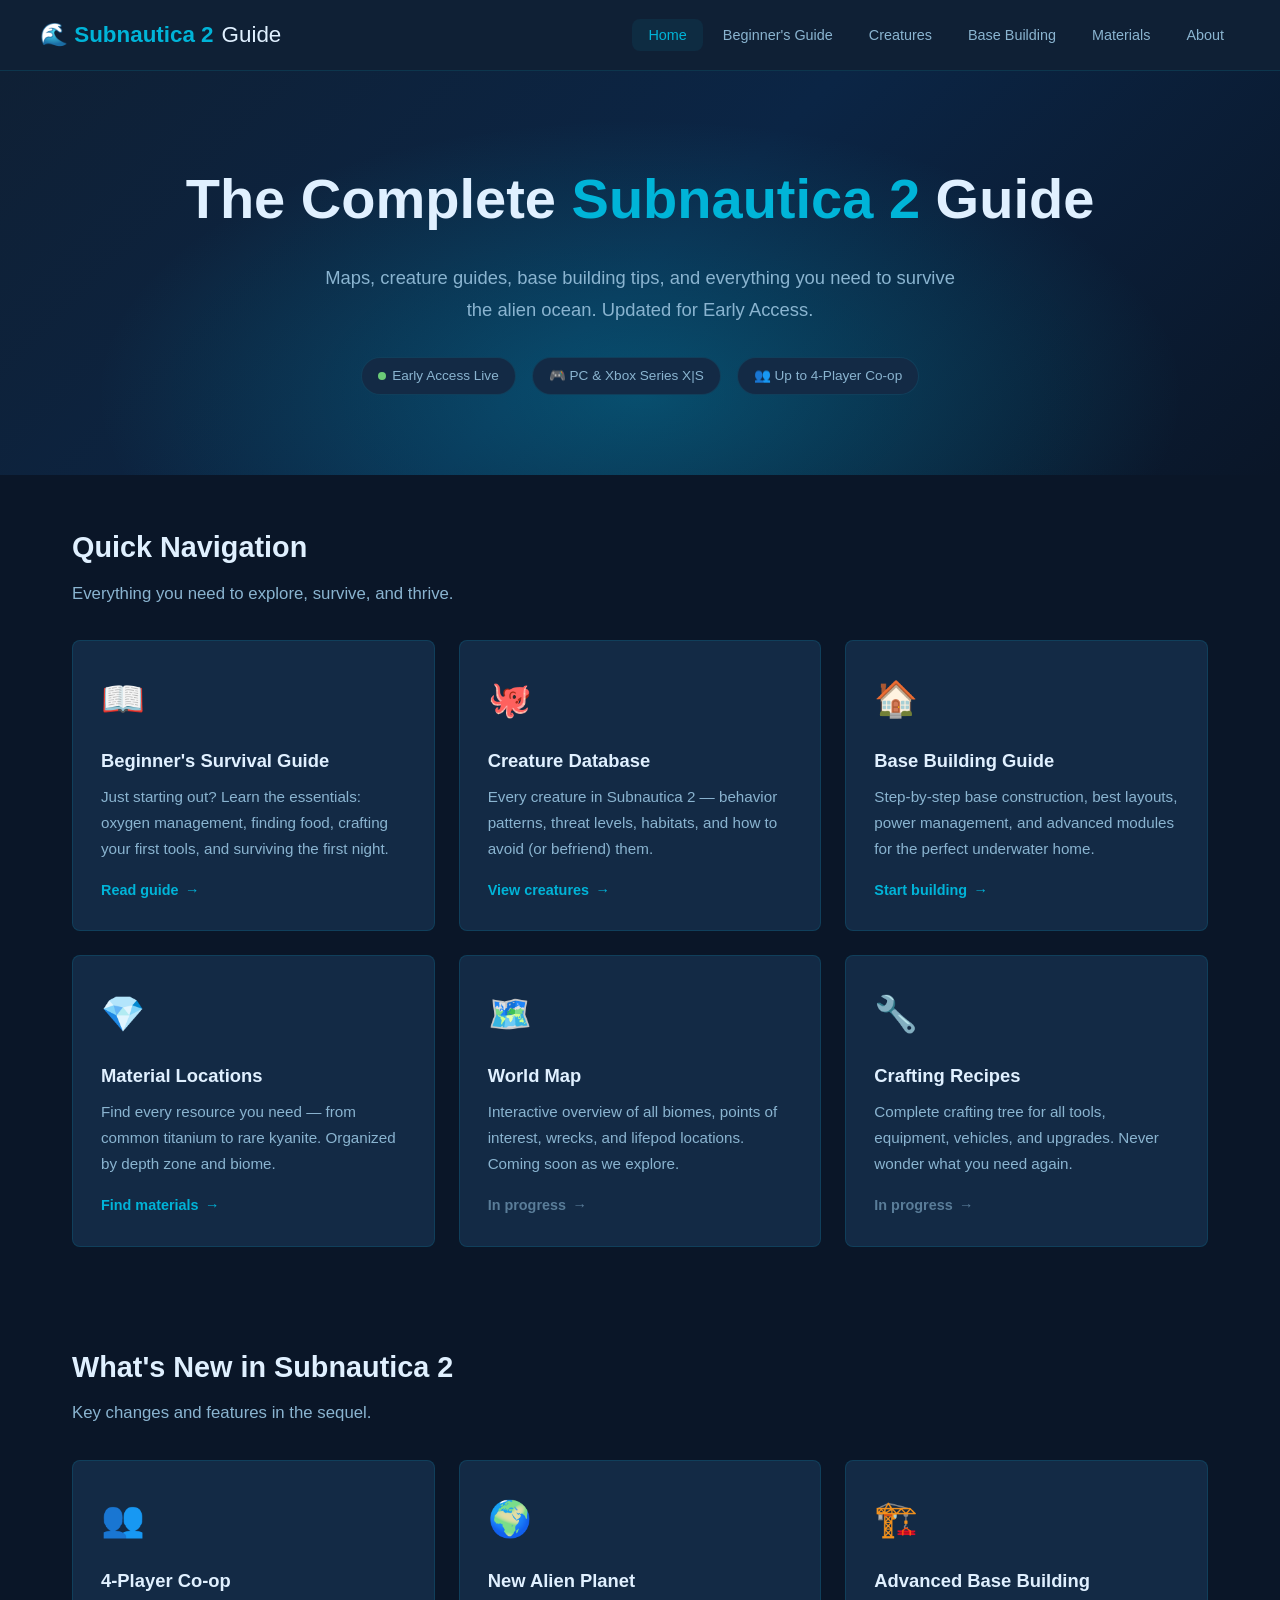
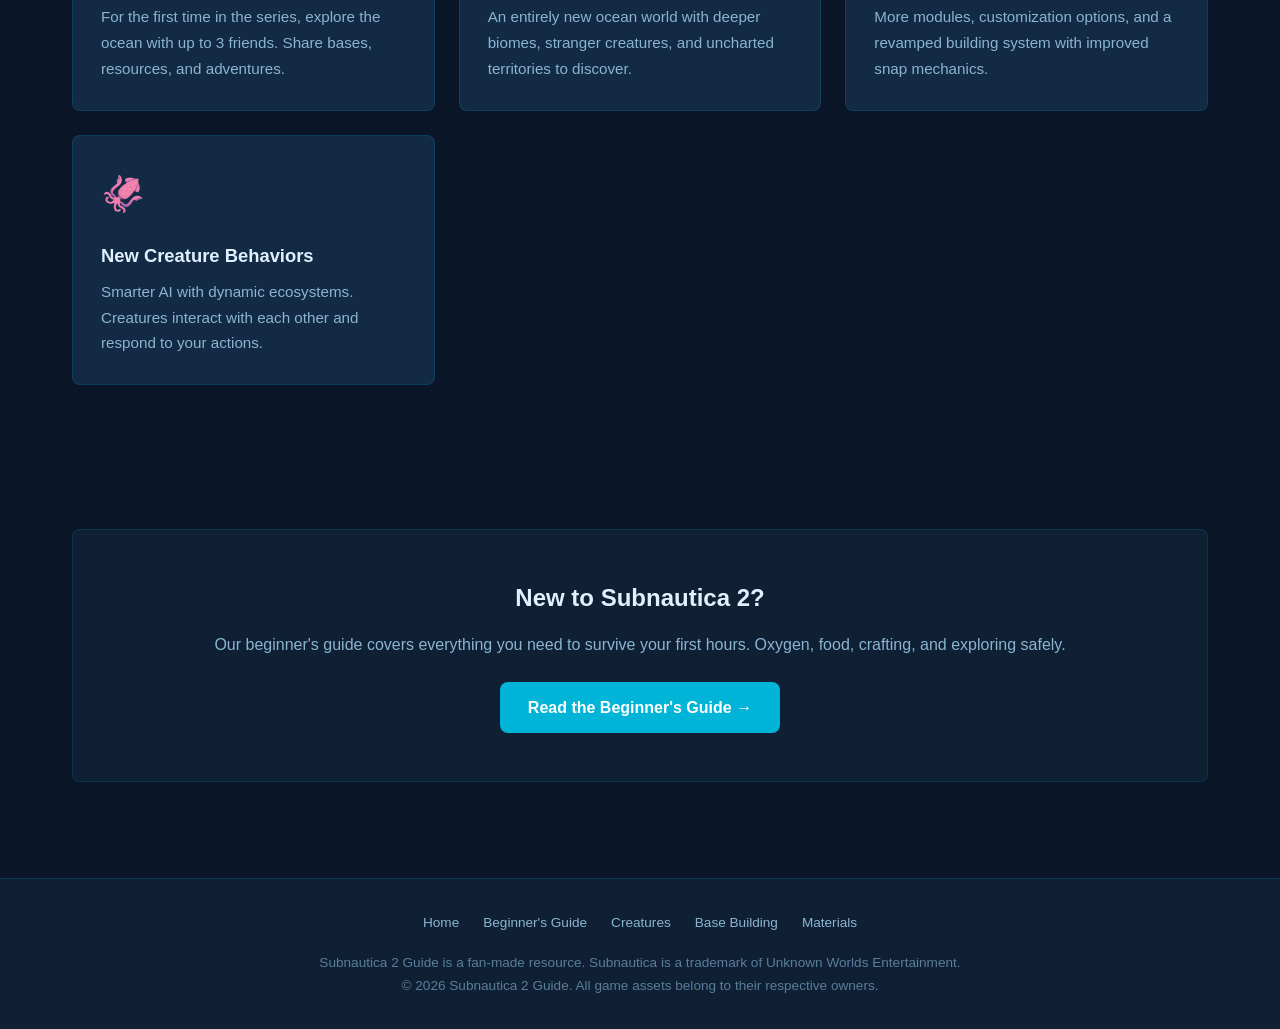
<file: index.html>
<!DOCTYPE html>
<html lang="en">
<head>
  <meta charset="UTF-8">
  <meta name="viewport" content="width=device-width, initial-scale=1.0">
  <title>Subnautica 2 Wiki & Guide - Maps, Creatures, Base Building & More</title>
  <meta name="description" content="Complete Subnautica 2 guide with interactive maps, creature database, base building tips, material locations, and beginner walkthrough. Updated for Early Access.">
  <meta name="keywords" content="Subnautica 2, Subnautica 2 guide, Subnautica 2 walkthrough, Subnautica 2 map, Subnautica 2 creatures, Subnautica 2 base building, Subnautica 2 early access">
  <link rel="canonical" href="https://subnautica.liiink.site/">
  <link rel="stylesheet" href="assets/css/styles.css">

  <!-- Open Graph -->
  <meta property="og:type" content="website">
  <meta property="og:title" content="Subnautica 2 Wiki & Guide - Maps, Creatures, Base Building & More">
  <meta property="og:description" content="Complete Subnautica 2 guide with maps, creature database, base building tips, material locations, and beginner walkthrough. Updated for Early Access.">
  <meta property="og:url" content="https://subnautica.liiink.site/">
  <meta property="og:site_name" content="Subnautica 2 Guide">
  <meta property="og:locale" content="en_US">
  <meta name="twitter:card" content="summary_large_image">
  <meta name="twitter:title" content="Subnautica 2 Wiki & Guide">
  <meta name="twitter:description" content="Complete Subnautica 2 guide with maps, creatures, base building, materials & more.">

  <!-- Schema.org -->
  <script type="application/ld+json">
  {
    "@context": "https://schema.org",
    "@type": "WebSite",
    "name": "Subnautica 2 Guide",
    "url": "https://subnautica.liiink.site/",
    "description": "Complete Subnautica 2 guide with maps, creature database, base building tips, and material locations.",
    "potentialAction": {
      "@type": "SearchAction",
      "target": "https://subnautica.liiink.site/?q={search_term_string}",
      "query-input": "required name=search_term_string"
    }
  }
  </script>
</head>
<body>

  <!-- Header -->
  <header class="site-header">
    <div class="header-inner">
      <a href="index.html" class="logo">🌊 Subnautica 2 <span>Guide</span></a>
      <nav>
        <ul>
          <li><a href="index.html" class="active">Home</a></li>
          <li><a href="beginners-guide.html">Beginner's Guide</a></li>
          <li><a href="creatures.html">Creatures</a></li>
          <li><a href="base-building.html">Base Building</a></li>
          <li><a href="materials.html">Materials</a></li>
          <li><a href="about.html">About</a></li>
        </ul>
      </nav>
    </div>
  </header>

  <!-- Hero -->
  <section class="hero">
    <h1>The Complete <span class="highlight">Subnautica 2</span> Guide</h1>
    <p>Maps, creature guides, base building tips, and everything you need to survive the alien ocean. Updated for Early Access.</p>
    <div class="hero-badges">
      <span class="badge"><span class="dot"></span> Early Access Live</span>
      <span class="badge">🎮 PC & Xbox Series X|S</span>
      <span class="badge">👥 Up to 4-Player Co-op</span>
    </div>
  </section>

  <!-- Quick Navigation -->
  <section class="container">
    <h2 class="section-title">Quick Navigation</h2>
    <p class="section-subtitle">Everything you need to explore, survive, and thrive.</p>

    <div class="card-grid">

      <div class="card">
        <div class="card-icon">📖</div>
        <h3>Beginner's Survival Guide</h3>
        <p>Just starting out? Learn the essentials: oxygen management, finding food, crafting your first tools, and surviving the first night.</p>
        <a href="beginners-guide.html" class="card-link">Read guide</a>
      </div>

      <div class="card">
        <div class="card-icon">🐙</div>
        <h3>Creature Database</h3>
        <p>Every creature in Subnautica 2 — behavior patterns, threat levels, habitats, and how to avoid (or befriend) them.</p>
        <a href="creatures.html" class="card-link">View creatures</a>
      </div>

      <div class="card">
        <div class="card-icon">🏠</div>
        <h3>Base Building Guide</h3>
        <p>Step-by-step base construction, best layouts, power management, and advanced modules for the perfect underwater home.</p>
        <a href="base-building.html" class="card-link">Start building</a>
      </div>

      <div class="card">
        <div class="card-icon">💎</div>
        <h3>Material Locations</h3>
        <p>Find every resource you need — from common titanium to rare kyanite. Organized by depth zone and biome.</p>
        <a href="materials.html" class="card-link">Find materials</a>
      </div>

      <div class="card">
        <div class="card-icon">🗺️</div>
        <h3>World Map</h3>
        <p>Interactive overview of all biomes, points of interest, wrecks, and lifepod locations. Coming soon as we explore.</p>
        <a href="#" class="card-link text-muted">In progress</a>
      </div>

      <div class="card">
        <div class="card-icon">🔧</div>
        <h3>Crafting Recipes</h3>
        <p>Complete crafting tree for all tools, equipment, vehicles, and upgrades. Never wonder what you need again.</p>
        <a href="#" class="card-link text-muted">In progress</a>
      </div>

    </div>
  </section>

  <!-- What's New -->
  <section class="container">
    <h2 class="section-title">What's New in Subnautica 2</h2>
    <p class="section-subtitle">Key changes and features in the sequel.</p>

    <div class="card-grid">
      <div class="card">
        <div class="card-icon">👥</div>
        <h3>4-Player Co-op</h3>
        <p>For the first time in the series, explore the ocean with up to 3 friends. Share bases, resources, and adventures.</p>
      </div>
      <div class="card">
        <div class="card-icon">🌍</div>
        <h3>New Alien Planet</h3>
        <p>An entirely new ocean world with deeper biomes, stranger creatures, and uncharted territories to discover.</p>
      </div>
      <div class="card">
        <div class="card-icon">🏗️</div>
        <h3>Advanced Base Building</h3>
        <p>More modules, customization options, and a revamped building system with improved snap mechanics.</p>
      </div>
      <div class="card">
        <div class="card-icon">🦑</div>
        <h3>New Creature Behaviors</h3>
        <p>Smarter AI with dynamic ecosystems. Creatures interact with each other and respond to your actions.</p>
      </div>
    </div>
  </section>

  <!-- CTA -->
  <section class="container">
    <div class="cta">
      <h2>New to Subnautica 2?</h2>
      <p>Our beginner's guide covers everything you need to survive your first hours. Oxygen, food, crafting, and exploring safely.</p>
      <a href="beginners-guide.html" class="btn">Read the Beginner's Guide →</a>
    </div>
  </section>

  <!-- Footer -->
  <footer class="site-footer">
    <div class="footer-links">
      <a href="index.html">Home</a>
      <a href="beginners-guide.html">Beginner's Guide</a>
      <a href="creatures.html">Creatures</a>
      <a href="base-building.html">Base Building</a>
      <a href="materials.html">Materials</a>
    </div>
    <p>Subnautica 2 Guide is a fan-made resource. Subnautica is a trademark of Unknown Worlds Entertainment.</p>
    <p>&copy; 2026 Subnautica 2 Guide. All game assets belong to their respective owners.</p>
  </footer>

</body>
</html>
</file>
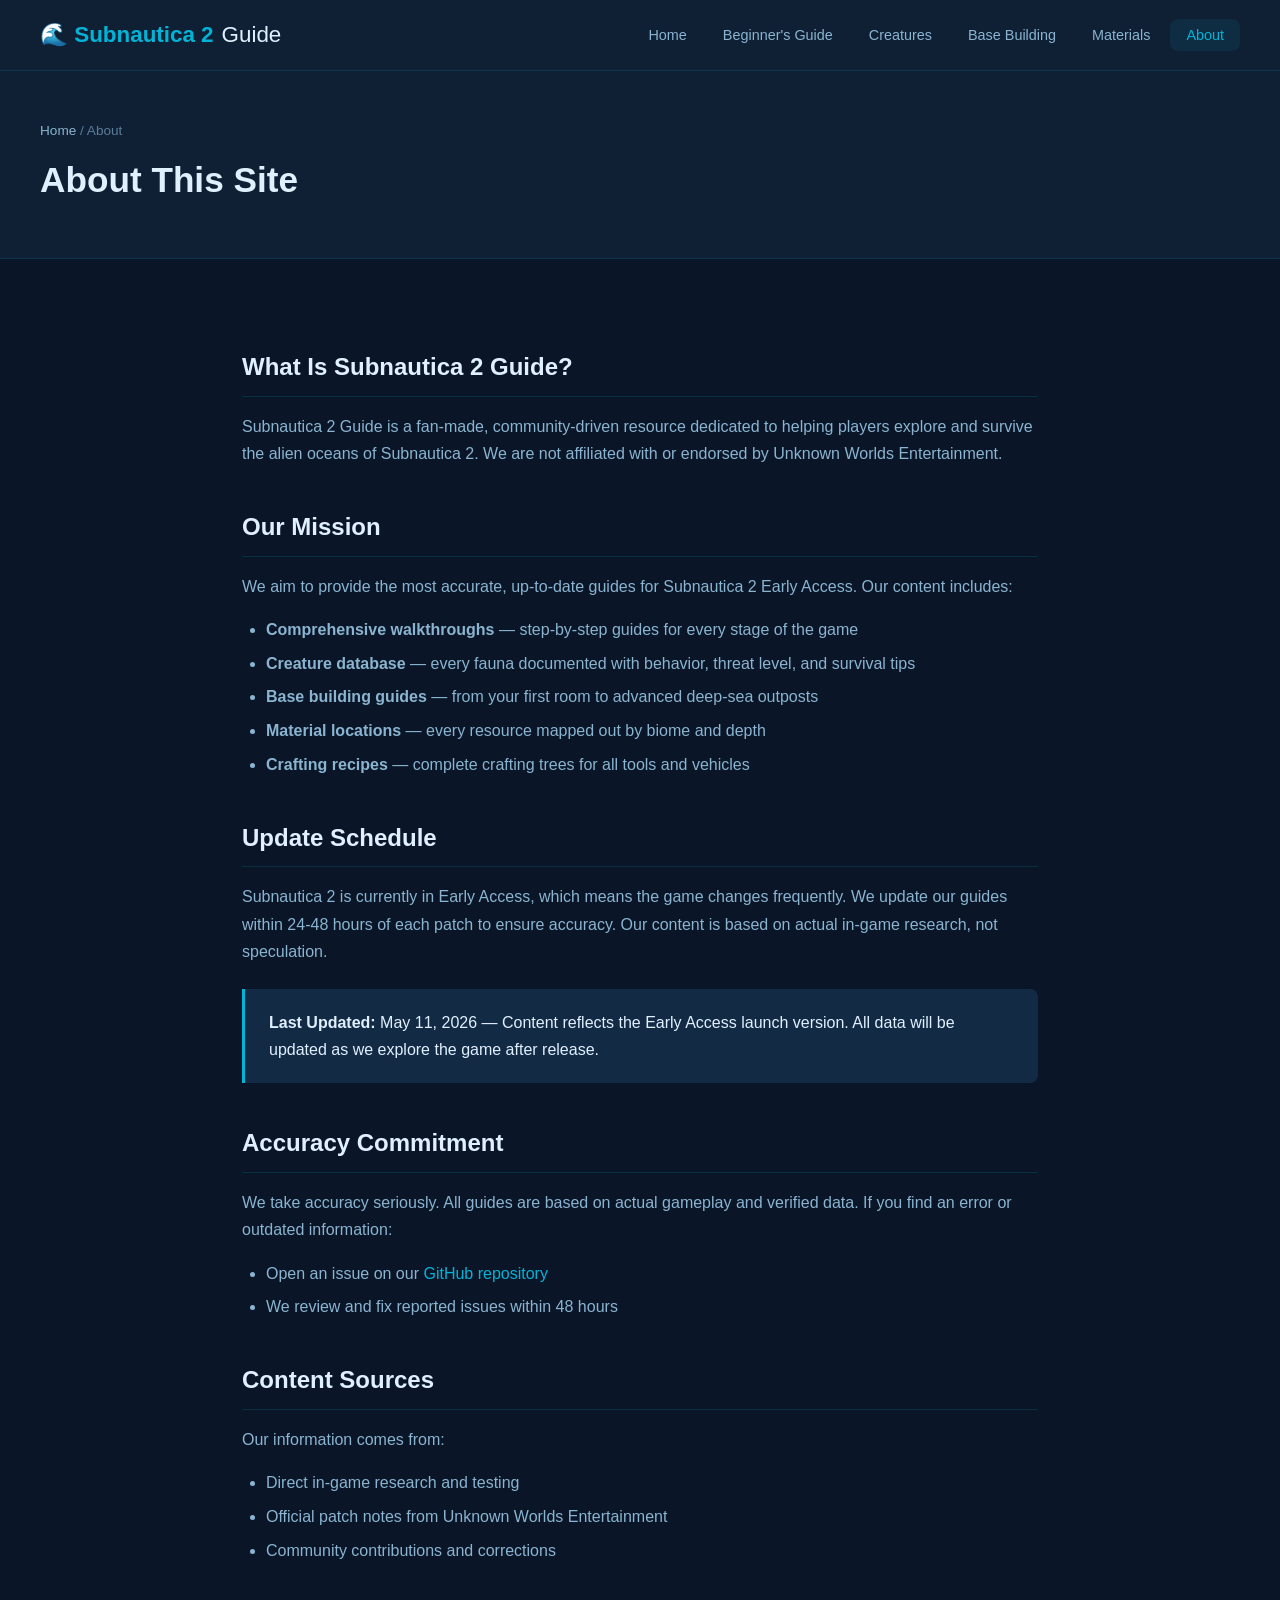
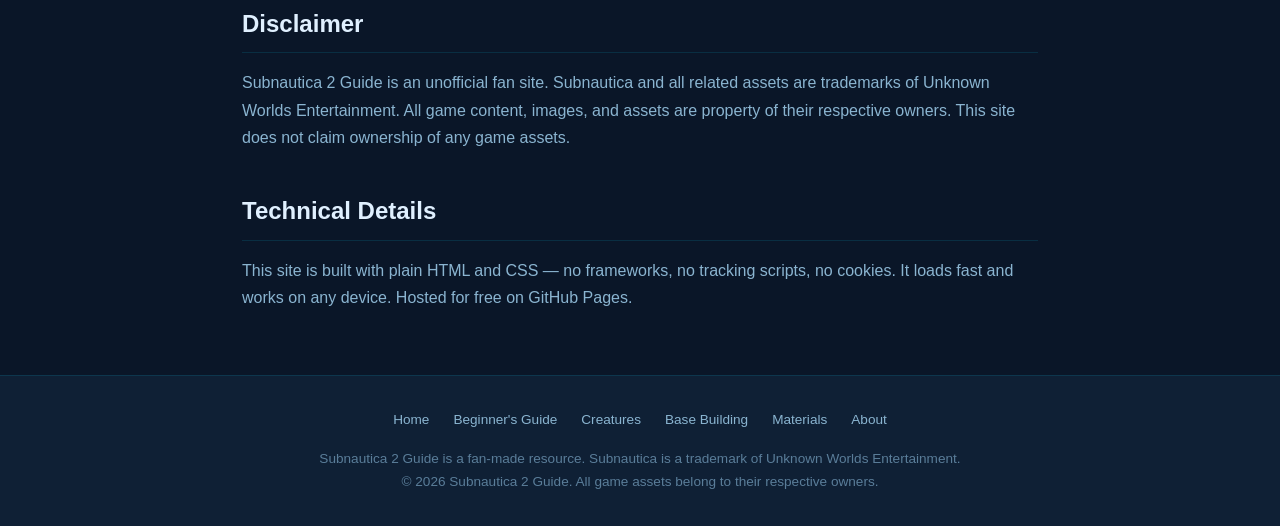
<file: about.html>
<!DOCTYPE html>
<html lang="en">
<head>
  <meta charset="UTF-8">
  <meta name="viewport" content="width=device-width, initial-scale=1.0">
  <title>About - Subnautica 2 Guide</title>
  <meta name="description" content="About Subnautica 2 Guide — a community-driven fan resource for Subnautica 2 Early Access. Learn about our mission, update schedule, and how to contribute.">
  <link rel="canonical" href="https://subnautica.liiink.site/about.html">
  <link rel="stylesheet" href="assets/css/styles.css">

  <meta property="og:type" content="website">
  <meta property="og:title" content="About - Subnautica 2 Guide">
  <meta property="og:description" content="About Subnautica 2 Guide — a community-driven fan resource for Subnautica 2 Early Access.">
  <meta property="og:url" content="https://subnautica.liiink.site/about.html">
  <meta property="og:site_name" content="Subnautica 2 Guide">
</head>
<body>

  <header class="site-header">
    <div class="header-inner">
      <a href="index.html" class="logo">🌊 Subnautica 2 <span>Guide</span></a>
      <nav>
        <ul>
          <li><a href="index.html">Home</a></li>
          <li><a href="beginners-guide.html">Beginner's Guide</a></li>
          <li><a href="creatures.html">Creatures</a></li>
          <li><a href="base-building.html">Base Building</a></li>
          <li><a href="materials.html">Materials</a></li>
          <li><a href="about.html" class="active">About</a></li>
        </ul>
      </nav>
    </div>
  </header>

  <div class="page-header">
    <p class="breadcrumb"><a href="index.html">Home</a> / About</p>
    <h1>About This Site</h1>
  </div>

  <div class="content">

    <h2>What Is Subnautica 2 Guide?</h2>
    <p>Subnautica 2 Guide is a fan-made, community-driven resource dedicated to helping players explore and survive the alien oceans of Subnautica 2. We are not affiliated with or endorsed by Unknown Worlds Entertainment.</p>

    <h2>Our Mission</h2>
    <p>We aim to provide the most accurate, up-to-date guides for Subnautica 2 Early Access. Our content includes:</p>
    <ul>
      <li><strong>Comprehensive walkthroughs</strong> — step-by-step guides for every stage of the game</li>
      <li><strong>Creature database</strong> — every fauna documented with behavior, threat level, and survival tips</li>
      <li><strong>Base building guides</strong> — from your first room to advanced deep-sea outposts</li>
      <li><strong>Material locations</strong> — every resource mapped out by biome and depth</li>
      <li><strong>Crafting recipes</strong> — complete crafting trees for all tools and vehicles</li>
    </ul>

    <h2>Update Schedule</h2>
    <p>Subnautica 2 is currently in Early Access, which means the game changes frequently. We update our guides within 24-48 hours of each patch to ensure accuracy. Our content is based on actual in-game research, not speculation.</p>

    <div class="info-box">
      <strong>Last Updated:</strong> May 11, 2026 — Content reflects the Early Access launch version. All data will be updated as we explore the game after release.
    </div>

    <h2>Accuracy Commitment</h2>
    <p>We take accuracy seriously. All guides are based on actual gameplay and verified data. If you find an error or outdated information:</p>
    <ul>
      <li>Open an issue on our <a href="https://github.com/Linnnkkk/subnautica2-guide">GitHub repository</a></li>
      <li>We review and fix reported issues within 48 hours</li>
    </ul>

    <h2>Content Sources</h2>
    <p>Our information comes from:</p>
    <ul>
      <li>Direct in-game research and testing</li>
      <li>Official patch notes from Unknown Worlds Entertainment</li>
      <li>Community contributions and corrections</li>
    </ul>

    <h2>Disclaimer</h2>
    <p>Subnautica 2 Guide is an unofficial fan site. Subnautica and all related assets are trademarks of Unknown Worlds Entertainment. All game content, images, and assets are property of their respective owners. This site does not claim ownership of any game assets.</p>

    <h2>Technical Details</h2>
    <p>This site is built with plain HTML and CSS — no frameworks, no tracking scripts, no cookies. It loads fast and works on any device. Hosted for free on GitHub Pages.</p>

  </div>

  <footer class="site-footer">
    <div class="footer-links">
      <a href="index.html">Home</a>
      <a href="beginners-guide.html">Beginner's Guide</a>
      <a href="creatures.html">Creatures</a>
      <a href="base-building.html">Base Building</a>
      <a href="materials.html">Materials</a>
      <a href="about.html">About</a>
    </div>
    <p>Subnautica 2 Guide is a fan-made resource. Subnautica is a trademark of Unknown Worlds Entertainment.</p>
    <p>&copy; 2026 Subnautica 2 Guide. All game assets belong to their respective owners.</p>
  </footer>

</body>
</html>
</file>
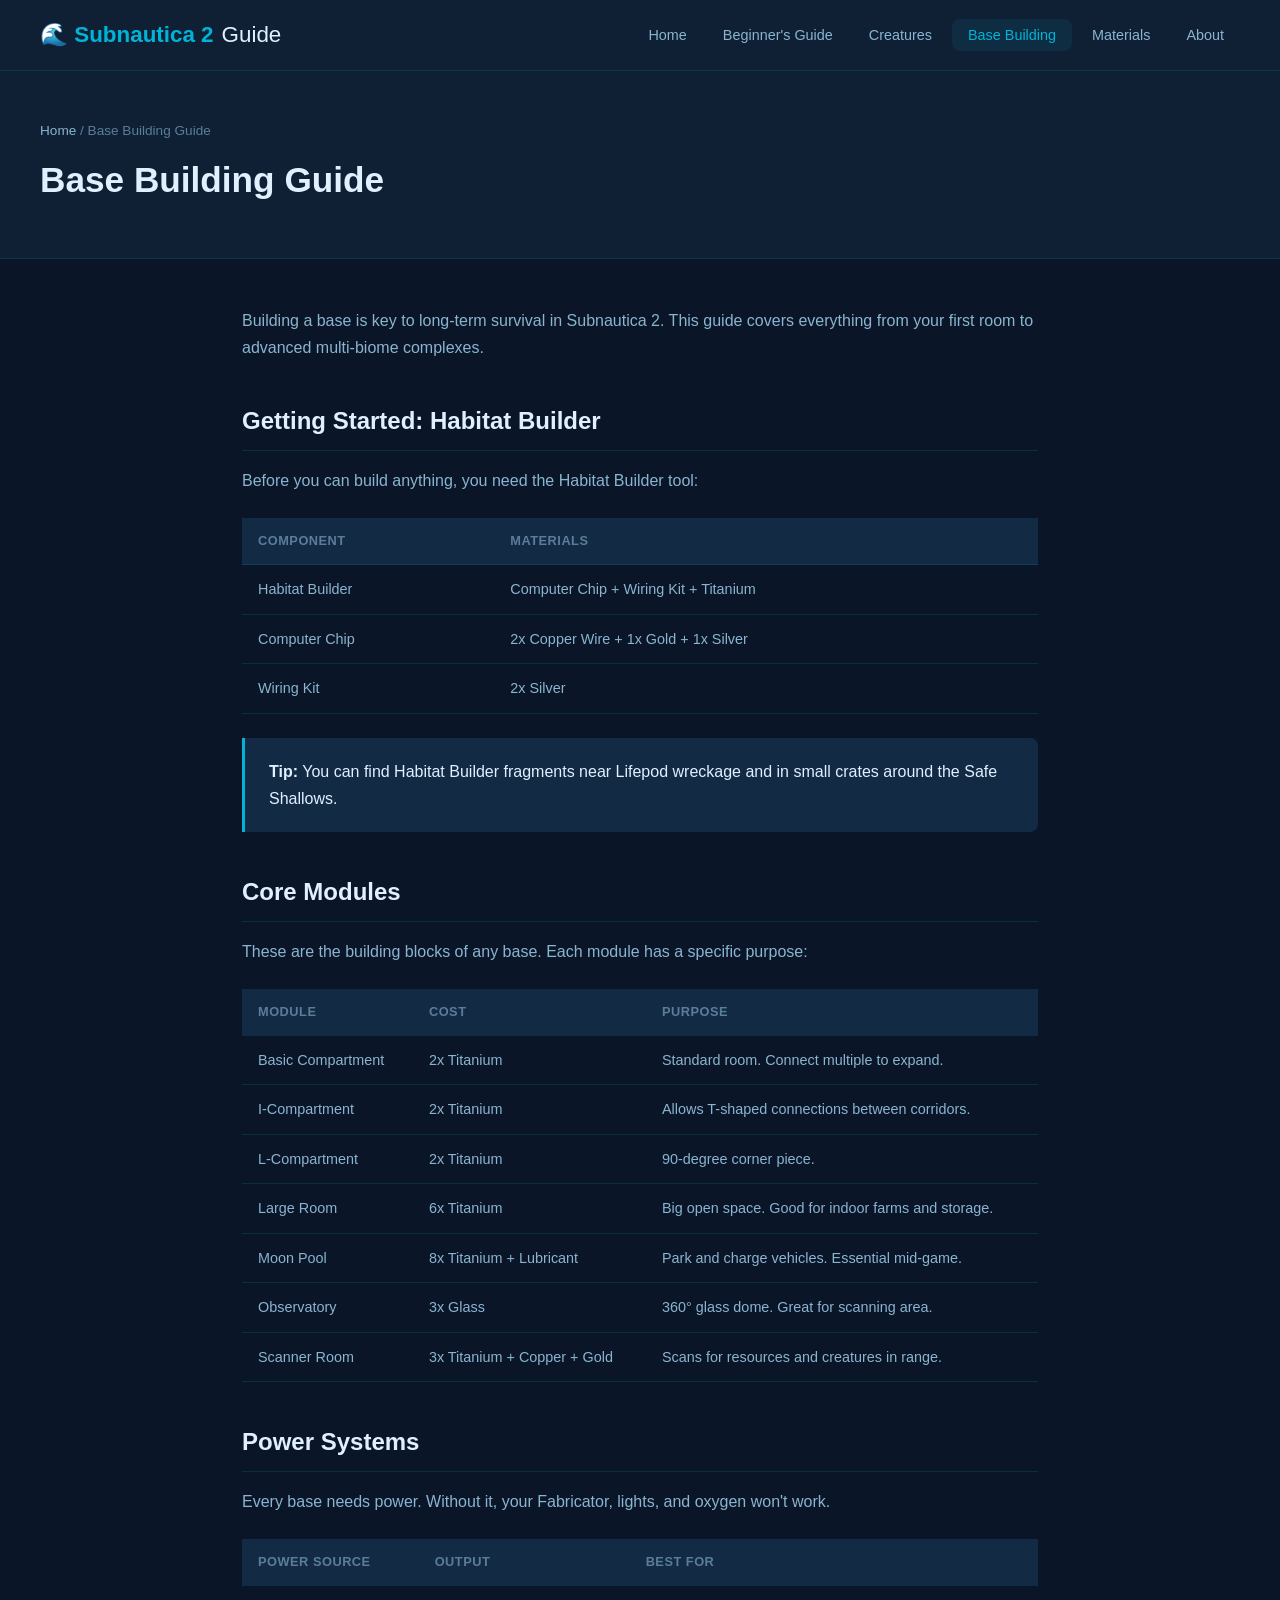
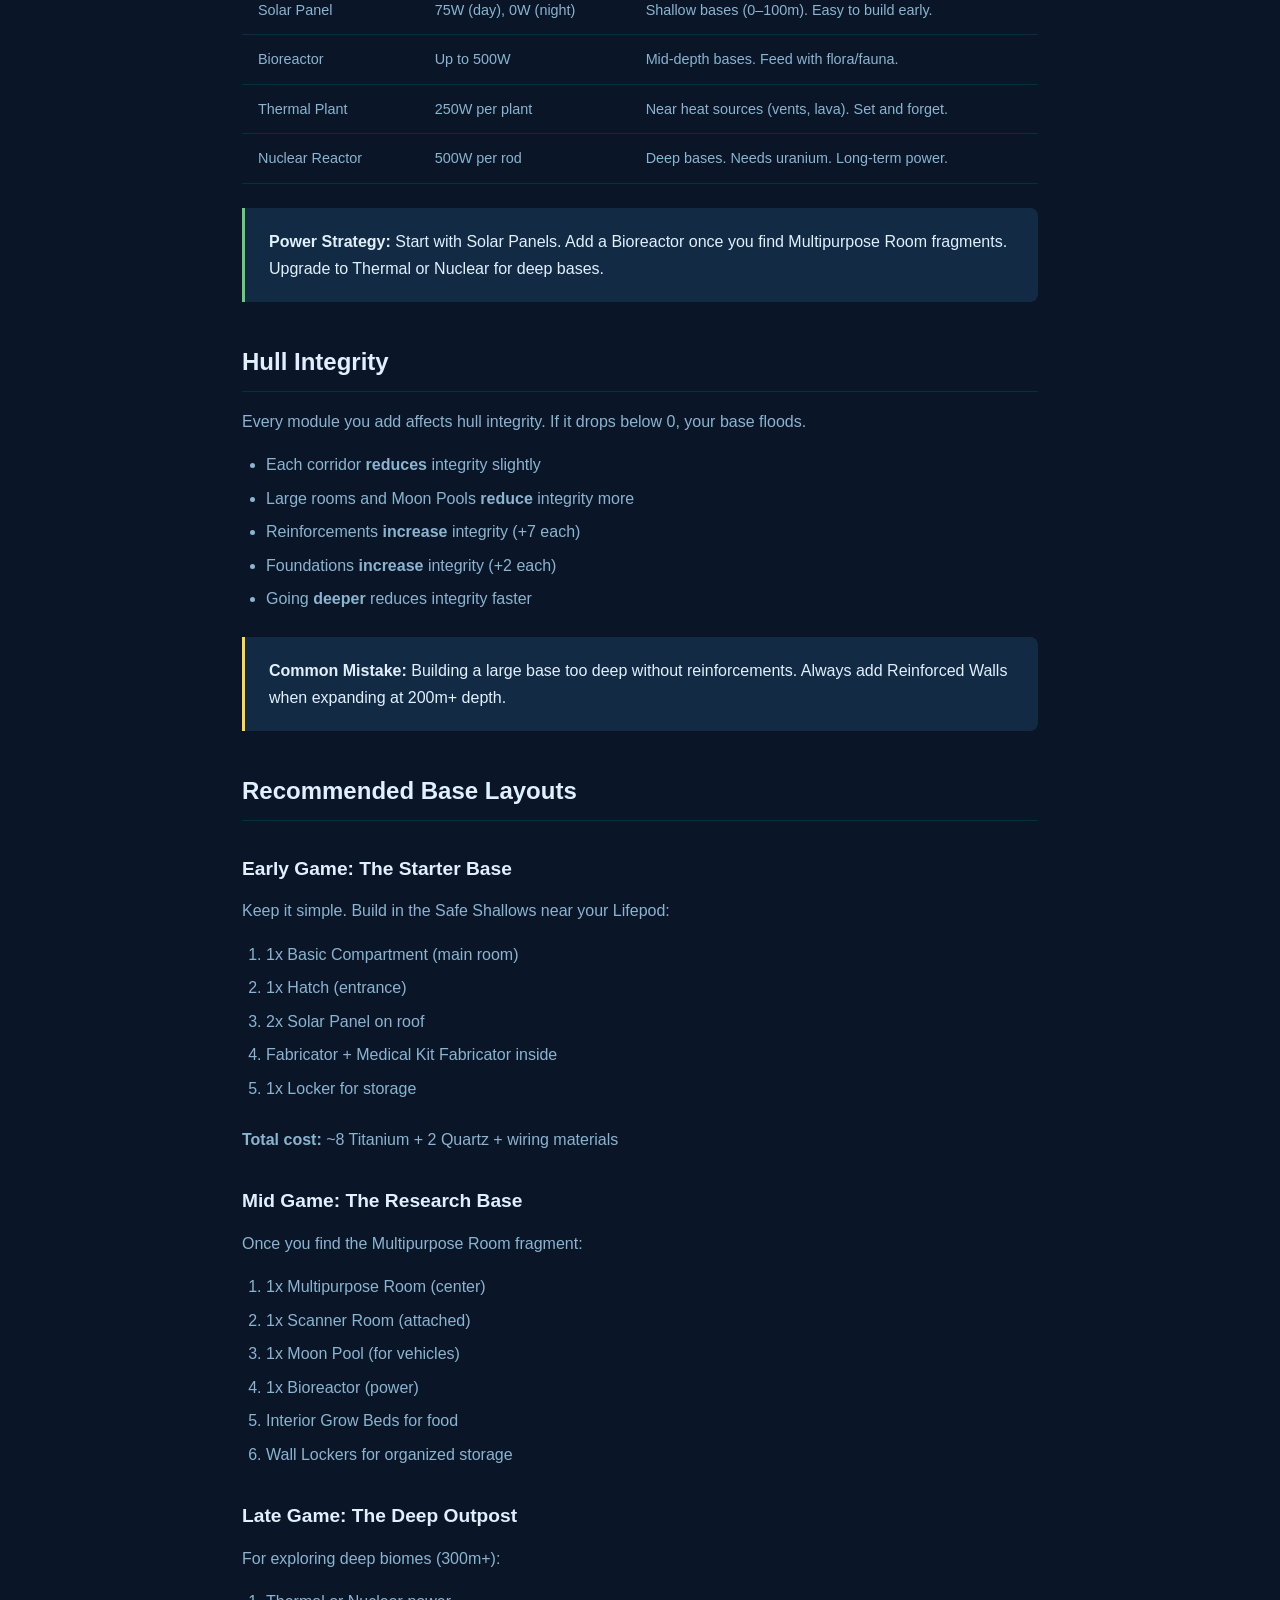
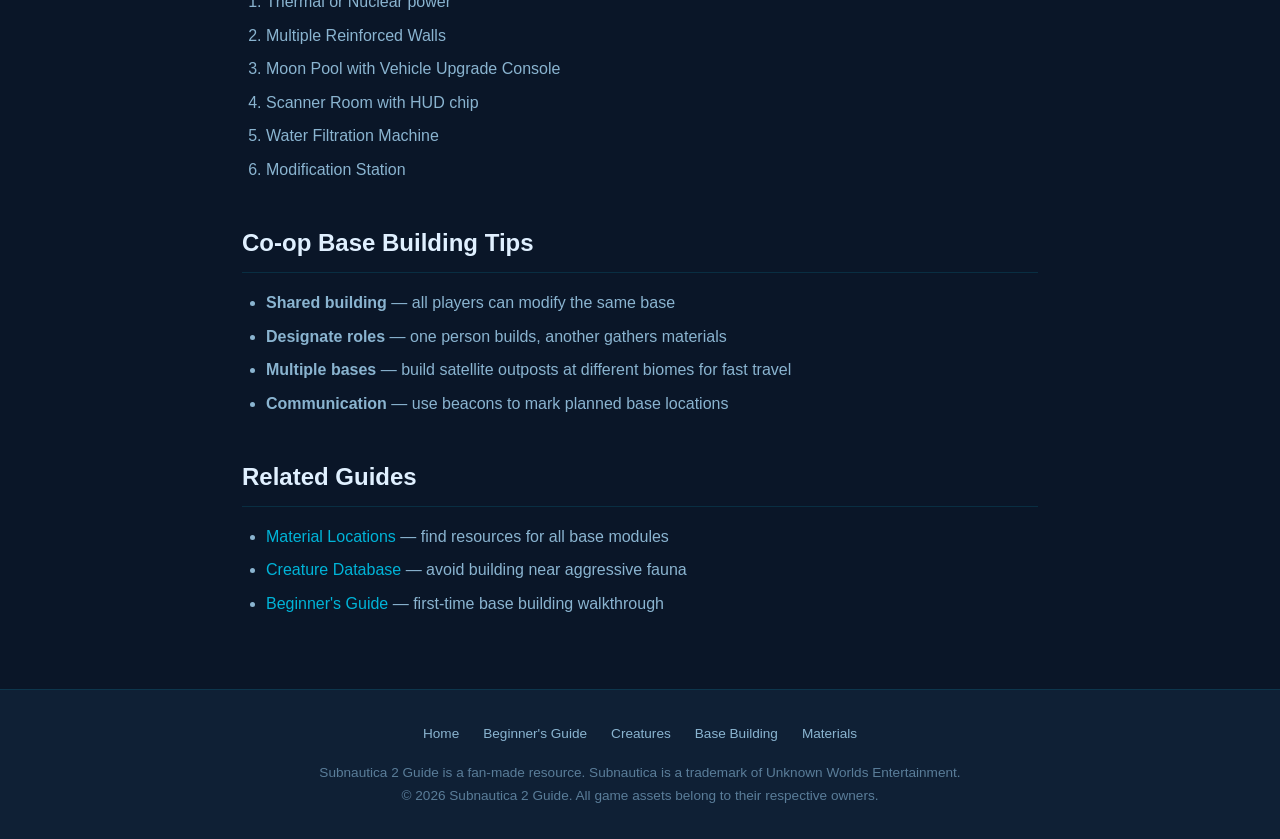
<file: base-building.html>
<!DOCTYPE html>
<html lang="en">
<head>
  <meta charset="UTF-8">
  <meta name="viewport" content="width=device-width, initial-scale=1.0">
  <title>Subnautica 2 Base Building Guide - Modules, Power & Layouts</title>
  <meta name="description" content="Master Subnautica 2 base building with our complete guide. Modules, power systems, optimal layouts, and advanced tips for the perfect underwater base.">
  <meta name="keywords" content="Subnautica 2 base building, Subnautica 2 base guide, Subnautica 2 modules, Subnautica 2 power, Subnautica 2 base layout">
  <link rel="canonical" href="https://subnautica.liiink.site/base-building.html">
  <link rel="stylesheet" href="assets/css/styles.css">

  <!-- Open Graph -->
  <meta property="og:type" content="article">
  <meta property="og:title" content="Subnautica 2 Base Building Guide - Modules, Power & Layouts">
  <meta property="og:description" content="Master Subnautica 2 base building with our complete guide. Modules, power systems, optimal layouts, and advanced tips.">
  <meta property="og:url" content="https://subnautica.liiink.site/base-building.html">
  <meta property="og:site_name" content="Subnautica 2 Guide">
  <meta name="twitter:card" content="summary">
  <meta name="twitter:title" content="Subnautica 2 Base Building Guide">
  <meta name="twitter:description" content="Complete base building guide for Subnautica 2.">

  <!-- Schema.org -->
  <script type="application/ld+json">
  {
    "@context": "https://schema.org",
    "@type": "Article",
    "headline": "Subnautica 2 Base Building Guide",
    "description": "Complete guide to base building in Subnautica 2 including modules, power systems, hull integrity, and layout recommendations.",
    "datePublished": "2026-05-11",
    "dateModified": "2026-05-11",
    "author": { "@type": "Organization", "name": "Subnautica 2 Guide" },
    "publisher": { "@type": "Organization", "name": "Subnautica 2 Guide" },
    "mainEntityOfPage": "https://subnautica.liiink.site/base-building.html"
  }
  </script>
</head>
<body>

  <header class="site-header">
    <div class="header-inner">
      <a href="index.html" class="logo">🌊 Subnautica 2 <span>Guide</span></a>
      <nav>
        <ul>
          <li><a href="index.html">Home</a></li>
          <li><a href="beginners-guide.html">Beginner's Guide</a></li>
          <li><a href="creatures.html">Creatures</a></li>
          <li><a href="base-building.html" class="active">Base Building</a></li>
          <li><a href="materials.html">Materials</a></li>
          <li><a href="about.html">About</a></li>
        </ul>
      </nav>
    </div>
  </header>

  <div class="page-header">
    <p class="breadcrumb"><a href="index.html">Home</a> / Base Building Guide</p>
    <h1>Base Building Guide</h1>
  </div>

  <div class="content">

    <p>Building a base is key to long-term survival in Subnautica 2. This guide covers everything from your first room to advanced multi-biome complexes.</p>

    <h2>Getting Started: Habitat Builder</h2>
    <p>Before you can build anything, you need the Habitat Builder tool:</p>

    <table class="material-table">
      <thead>
        <tr><th>Component</th><th>Materials</th></tr>
      </thead>
      <tbody>
        <tr><td>Habitat Builder</td><td>Computer Chip + Wiring Kit + Titanium</td></tr>
        <tr><td>Computer Chip</td><td>2x Copper Wire + 1x Gold + 1x Silver</td></tr>
        <tr><td>Wiring Kit</td><td>2x Silver</td></tr>
      </tbody>
    </table>

    <div class="info-box">
      <strong>Tip:</strong> You can find Habitat Builder fragments near Lifepod wreckage and in small crates around the Safe Shallows.
    </div>

    <h2>Core Modules</h2>
    <p>These are the building blocks of any base. Each module has a specific purpose:</p>

    <table class="material-table">
      <thead>
        <tr><th>Module</th><th>Cost</th><th>Purpose</th></tr>
      </thead>
      <tbody>
        <tr><td>Basic Compartment</td><td>2x Titanium</td><td>Standard room. Connect multiple to expand.</td></tr>
        <tr><td>I-Compartment</td><td>2x Titanium</td><td>Allows T-shaped connections between corridors.</td></tr>
        <tr><td>L-Compartment</td><td>2x Titanium</td><td>90-degree corner piece.</td></tr>
        <tr><td>Large Room</td><td>6x Titanium</td><td>Big open space. Good for indoor farms and storage.</td></tr>
        <tr><td>Moon Pool</td><td>8x Titanium + Lubricant</td><td>Park and charge vehicles. Essential mid-game.</td></tr>
        <tr><td> Observatory</td><td>3x Glass</td><td>360° glass dome. Great for scanning area.</td></tr>
        <tr><td>Scanner Room</td><td>3x Titanium + Copper + Gold</td><td>Scans for resources and creatures in range.</td></tr>
      </tbody>
    </table>

    <h2>Power Systems</h2>
    <p>Every base needs power. Without it, your Fabricator, lights, and oxygen won't work.</p>

    <table class="material-table">
      <thead>
        <tr><th>Power Source</th><th>Output</th><th>Best For</th></tr>
      </thead>
      <tbody>
        <tr><td>Solar Panel</td><td>75W (day), 0W (night)</td><td>Shallow bases (0–100m). Easy to build early.</td></tr>
        <tr><td>Bioreactor</td><td>Up to 500W</td><td>Mid-depth bases. Feed with flora/fauna.</td></tr>
        <tr><td>Thermal Plant</td><td>250W per plant</td><td>Near heat sources (vents, lava). Set and forget.</td></tr>
        <tr><td>Nuclear Reactor</td><td>500W per rod</td><td>Deep bases. Needs uranium. Long-term power.</td></tr>
      </tbody>
    </table>

    <div class="info-box tip">
      <strong>Power Strategy:</strong> Start with Solar Panels. Add a Bioreactor once you find Multipurpose Room fragments. Upgrade to Thermal or Nuclear for deep bases.
    </div>

    <h2>Hull Integrity</h2>
    <p>Every module you add affects hull integrity. If it drops below 0, your base floods.</p>
    <ul>
      <li>Each corridor <strong>reduces</strong> integrity slightly</li>
      <li>Large rooms and Moon Pools <strong>reduce</strong> integrity more</li>
      <li>Reinforcements <strong>increase</strong> integrity (+7 each)</li>
      <li>Foundations <strong>increase</strong> integrity (+2 each)</li>
      <li>Going <strong>deeper</strong> reduces integrity faster</li>
    </ul>

    <div class="info-box warning">
      <strong>Common Mistake:</strong> Building a large base too deep without reinforcements. Always add Reinforced Walls when expanding at 200m+ depth.
    </div>

    <h2>Recommended Base Layouts</h2>

    <h3>Early Game: The Starter Base</h3>
    <p>Keep it simple. Build in the Safe Shallows near your Lifepod:</p>
    <ol>
      <li>1x Basic Compartment (main room)</li>
      <li>1x Hatch (entrance)</li>
      <li>2x Solar Panel on roof</li>
      <li>Fabricator + Medical Kit Fabricator inside</li>
      <li>1x Locker for storage</li>
    </ol>
    <p><strong>Total cost:</strong> ~8 Titanium + 2 Quartz + wiring materials</p>

    <h3>Mid Game: The Research Base</h3>
    <p>Once you find the Multipurpose Room fragment:</p>
    <ol>
      <li>1x Multipurpose Room (center)</li>
      <li>1x Scanner Room (attached)</li>
      <li>1x Moon Pool (for vehicles)</li>
      <li>1x Bioreactor (power)</li>
      <li>Interior Grow Beds for food</li>
      <li>Wall Lockers for organized storage</li>
    </ol>

    <h3>Late Game: The Deep Outpost</h3>
    <p>For exploring deep biomes (300m+):</p>
    <ol>
      <li>Thermal or Nuclear power</li>
      <li>Multiple Reinforced Walls</li>
      <li>Moon Pool with Vehicle Upgrade Console</li>
      <li>Scanner Room with HUD chip</li>
      <li>Water Filtration Machine</li>
      <li>Modification Station</li>
    </ol>

    <h2>Co-op Base Building Tips</h2>
    <ul>
      <li><strong>Shared building</strong> — all players can modify the same base</li>
      <li><strong>Designate roles</strong> — one person builds, another gathers materials</li>
      <li><strong>Multiple bases</strong> — build satellite outposts at different biomes for fast travel</li>
      <li><strong>Communication</strong> — use beacons to mark planned base locations</li>
    </ul>

    <h2>Related Guides</h2>
    <ul>
      <li><a href="materials.html">Material Locations</a> — find resources for all base modules</li>
      <li><a href="creatures.html">Creature Database</a> — avoid building near aggressive fauna</li>
      <li><a href="beginners-guide.html">Beginner's Guide</a> — first-time base building walkthrough</li>
    </ul>

  </div>

  <footer class="site-footer">
    <div class="footer-links">
      <a href="index.html">Home</a>
      <a href="beginners-guide.html">Beginner's Guide</a>
      <a href="creatures.html">Creatures</a>
      <a href="base-building.html">Base Building</a>
      <a href="materials.html">Materials</a>
    </div>
    <p>Subnautica 2 Guide is a fan-made resource. Subnautica is a trademark of Unknown Worlds Entertainment.</p>
    <p>&copy; 2026 Subnautica 2 Guide. All game assets belong to their respective owners.</p>
  </footer>

</body>
</html>
</file>
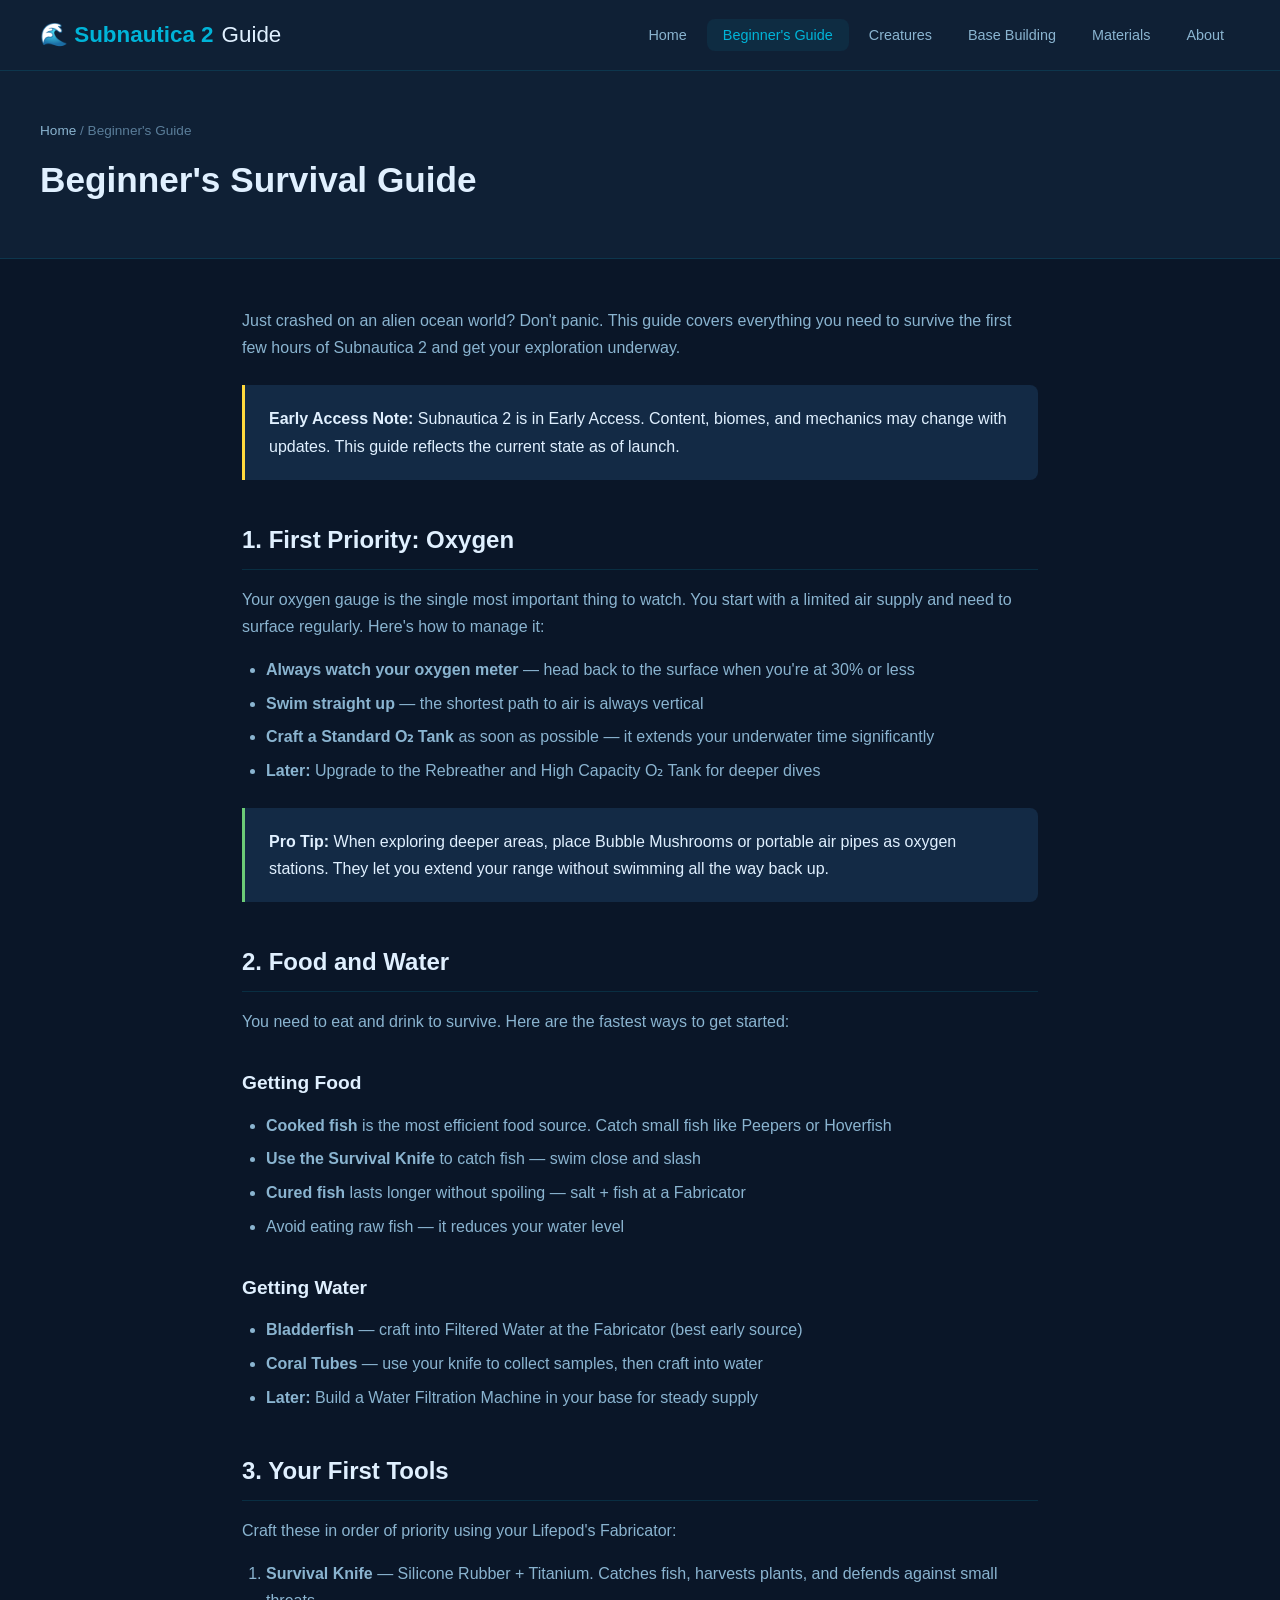
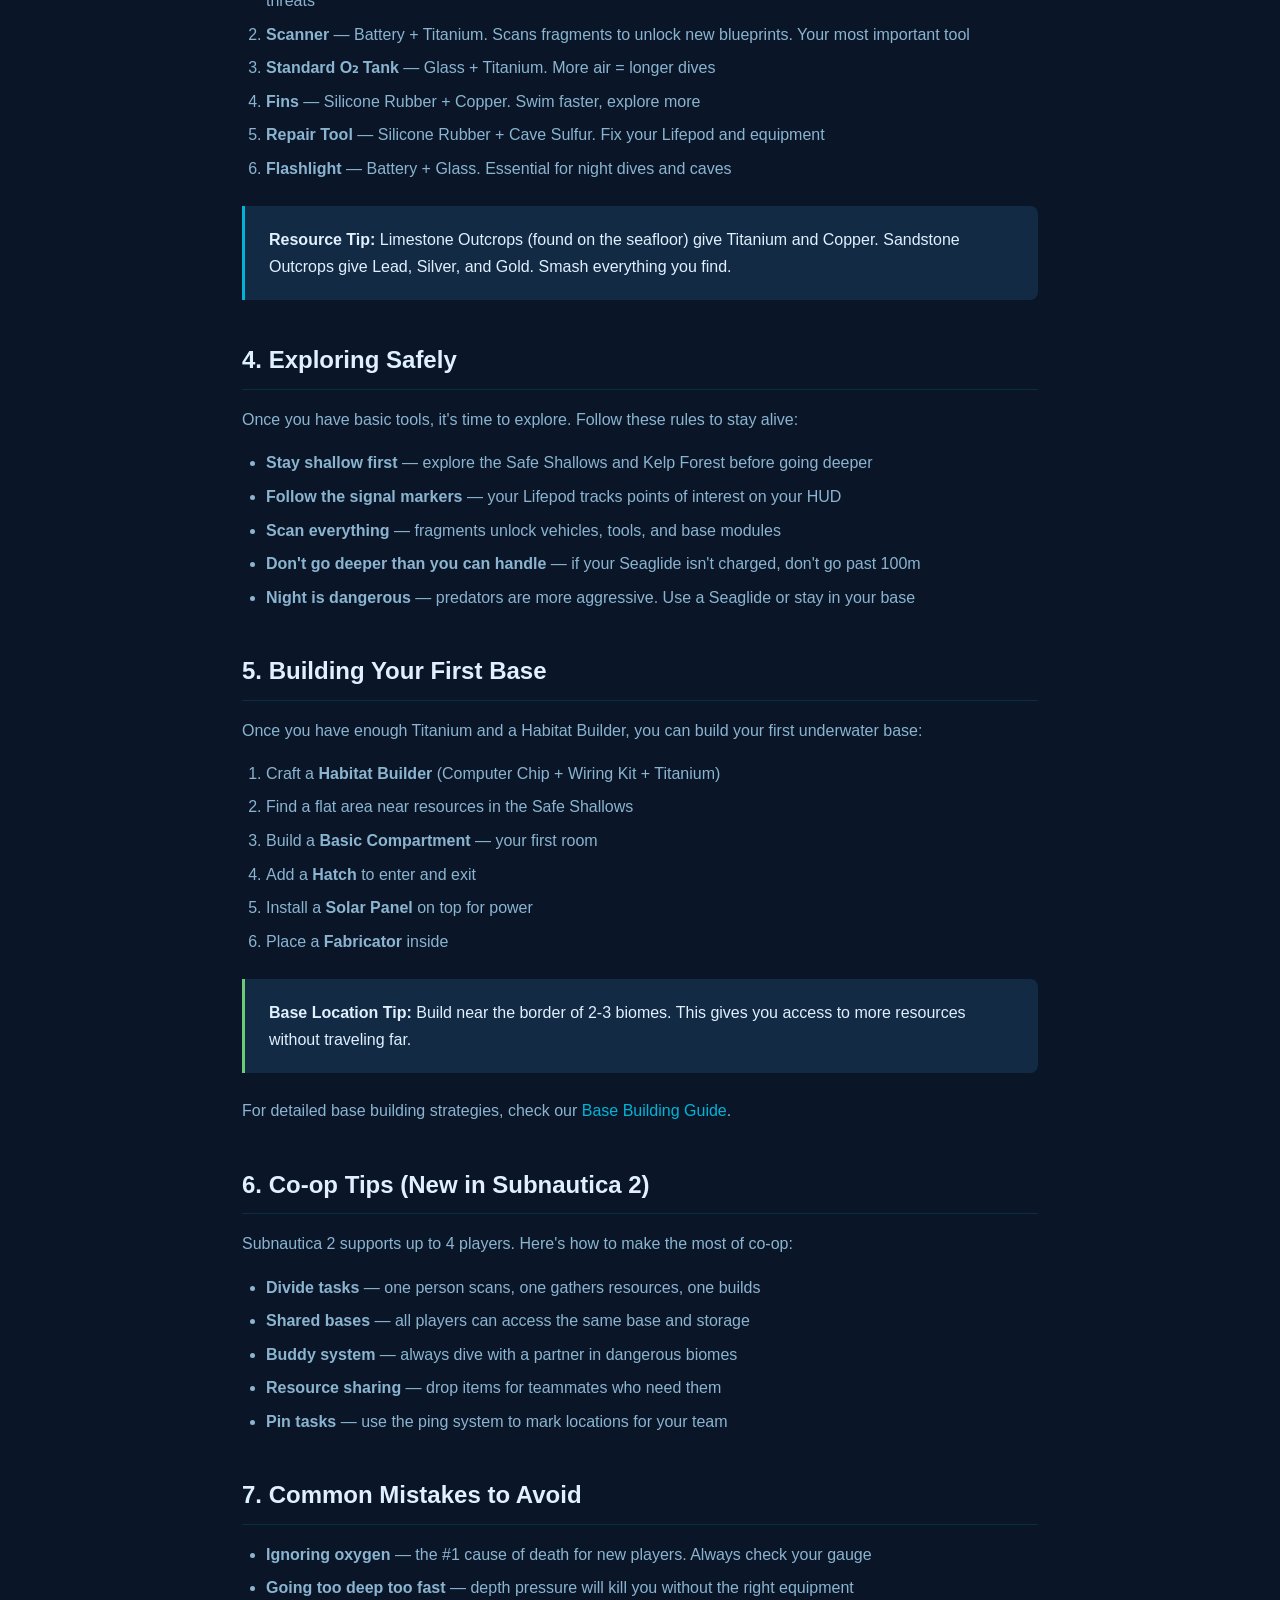
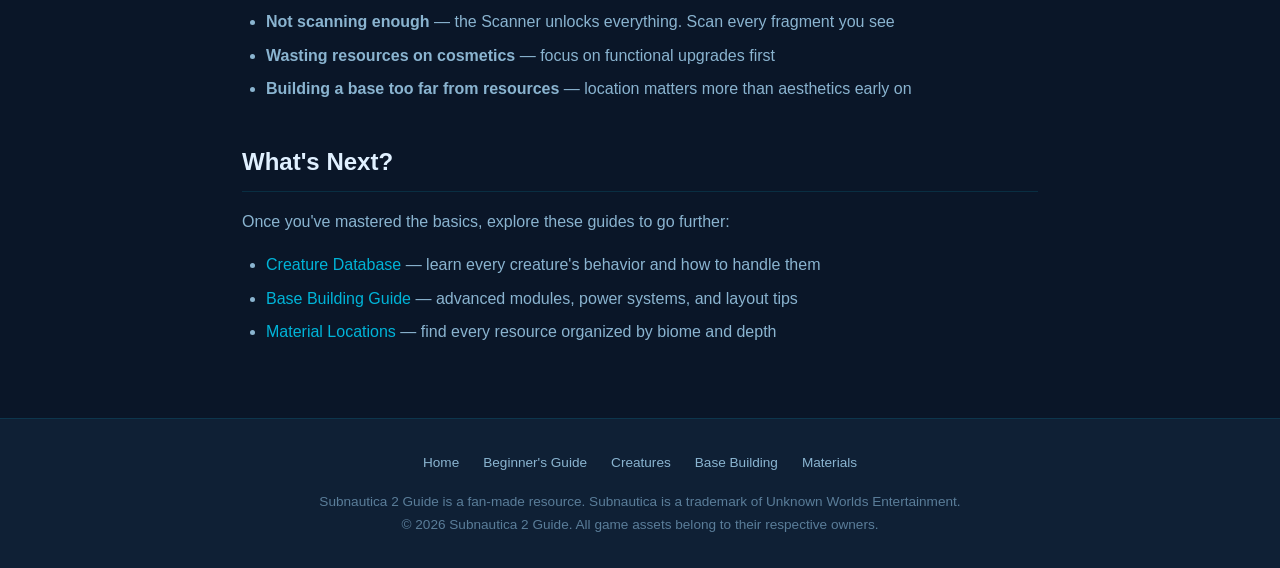
<file: beginners-guide.html>
<!DOCTYPE html>
<html lang="en">
<head>
  <meta charset="UTF-8">
  <meta name="viewport" content="width=device-width, initial-scale=1.0">
  <title>Subnautica 2 Beginner's Guide - How to Survive Your First Hours</title>
  <meta name="description" content="Complete beginner's guide for Subnautica 2 Early Access. Learn oxygen management, food, crafting, exploring, and everything to survive your first hours.">
  <meta name="keywords" content="Subnautica 2 beginner guide, Subnautica 2 tips, Subnautica 2 how to start, Subnautica 2 survival, Subnautica 2 early access guide">
  <link rel="canonical" href="https://subnautica.liiink.site/beginners-guide.html">
  <link rel="stylesheet" href="assets/css/styles.css">

  <!-- Open Graph -->
  <meta property="og:type" content="article">
  <meta property="og:title" content="Subnautica 2 Beginner's Guide - How to Survive Your First Hours">
  <meta property="og:description" content="Complete beginner's guide for Subnautica 2. Learn oxygen management, food, crafting, exploring, and everything to survive your first hours.">
  <meta property="og:url" content="https://subnautica.liiink.site/beginners-guide.html">
  <meta property="og:site_name" content="Subnautica 2 Guide">
  <meta name="twitter:card" content="summary">
  <meta name="twitter:title" content="Subnautica 2 Beginner's Guide">
  <meta name="twitter:description" content="Learn how to survive your first hours in Subnautica 2 Early Access.">

  <!-- Schema.org -->
  <script type="application/ld+json">
  {
    "@context": "https://schema.org",
    "@type": "Article",
    "headline": "Subnautica 2 Beginner's Survival Guide",
    "description": "Complete beginner's guide for Subnautica 2 Early Access covering oxygen, food, crafting, exploring, and co-op tips.",
    "datePublished": "2026-05-11",
    "dateModified": "2026-05-11",
    "author": { "@type": "Organization", "name": "Subnautica 2 Guide" },
    "publisher": { "@type": "Organization", "name": "Subnautica 2 Guide" },
    "mainEntityOfPage": "https://subnautica.liiink.site/beginners-guide.html"
  }
  </script>
</head>
<body>

  <header class="site-header">
    <div class="header-inner">
      <a href="index.html" class="logo">🌊 Subnautica 2 <span>Guide</span></a>
      <nav>
        <ul>
          <li><a href="index.html">Home</a></li>
          <li><a href="beginners-guide.html" class="active">Beginner's Guide</a></li>
          <li><a href="creatures.html">Creatures</a></li>
          <li><a href="base-building.html">Base Building</a></li>
          <li><a href="materials.html">Materials</a></li>
          <li><a href="about.html">About</a></li>
        </ul>
      </nav>
    </div>
  </header>

  <div class="page-header">
    <p class="breadcrumb"><a href="index.html">Home</a> / Beginner's Guide</p>
    <h1>Beginner's Survival Guide</h1>
  </div>

  <div class="content">

    <p>Just crashed on an alien ocean world? Don't panic. This guide covers everything you need to survive the first few hours of Subnautica 2 and get your exploration underway.</p>

    <div class="info-box warning">
      <strong>Early Access Note:</strong> Subnautica 2 is in Early Access. Content, biomes, and mechanics may change with updates. This guide reflects the current state as of launch.
    </div>

    <h2>1. First Priority: Oxygen</h2>
    <p>Your oxygen gauge is the single most important thing to watch. You start with a limited air supply and need to surface regularly. Here's how to manage it:</p>
    <ul>
      <li><strong>Always watch your oxygen meter</strong> — head back to the surface when you're at 30% or less</li>
      <li><strong>Swim straight up</strong> — the shortest path to air is always vertical</li>
      <li><strong>Craft a Standard O₂ Tank</strong> as soon as possible — it extends your underwater time significantly</li>
      <li><strong>Later:</strong> Upgrade to the Rebreather and High Capacity O₂ Tank for deeper dives</li>
    </ul>

    <div class="info-box tip">
      <strong>Pro Tip:</strong> When exploring deeper areas, place Bubble Mushrooms or portable air pipes as oxygen stations. They let you extend your range without swimming all the way back up.
    </div>

    <h2>2. Food and Water</h2>
    <p>You need to eat and drink to survive. Here are the fastest ways to get started:</p>

    <h3>Getting Food</h3>
    <ul>
      <li><strong>Cooked fish</strong> is the most efficient food source. Catch small fish like Peepers or Hoverfish</li>
      <li><strong>Use the Survival Knife</strong> to catch fish — swim close and slash</li>
      <li><strong>Cured fish</strong> lasts longer without spoiling — salt + fish at a Fabricator</li>
      <li>Avoid eating raw fish — it reduces your water level</li>
    </ul>

    <h3>Getting Water</h3>
    <ul>
      <li><strong>Bladderfish</strong> — craft into Filtered Water at the Fabricator (best early source)</li>
      <li><strong>Coral Tubes</strong> — use your knife to collect samples, then craft into water</li>
      <li><strong>Later:</strong> Build a Water Filtration Machine in your base for steady supply</li>
    </ul>

    <h2>3. Your First Tools</h2>
    <p>Craft these in order of priority using your Lifepod's Fabricator:</p>

    <ol>
      <li><strong>Survival Knife</strong> — Silicone Rubber + Titanium. Catches fish, harvests plants, and defends against small threats</li>
      <li><strong>Scanner</strong> — Battery + Titanium. Scans fragments to unlock new blueprints. Your most important tool</li>
      <li><strong>Standard O₂ Tank</strong> — Glass + Titanium. More air = longer dives</li>
      <li><strong>Fins</strong> — Silicone Rubber + Copper. Swim faster, explore more</li>
      <li><strong>Repair Tool</strong> — Silicone Rubber + Cave Sulfur. Fix your Lifepod and equipment</li>
      <li><strong>Flashlight</strong> — Battery + Glass. Essential for night dives and caves</li>
    </ol>

    <div class="info-box">
      <strong>Resource Tip:</strong> Limestone Outcrops (found on the seafloor) give Titanium and Copper. Sandstone Outcrops give Lead, Silver, and Gold. Smash everything you find.
    </div>

    <h2>4. Exploring Safely</h2>
    <p>Once you have basic tools, it's time to explore. Follow these rules to stay alive:</p>

    <ul>
      <li><strong>Stay shallow first</strong> — explore the Safe Shallows and Kelp Forest before going deeper</li>
      <li><strong>Follow the signal markers</strong> — your Lifepod tracks points of interest on your HUD</li>
      <li><strong>Scan everything</strong> — fragments unlock vehicles, tools, and base modules</li>
      <li><strong>Don't go deeper than you can handle</strong> — if your Seaglide isn't charged, don't go past 100m</li>
      <li><strong>Night is dangerous</strong> — predators are more aggressive. Use a Seaglide or stay in your base</li>
    </ul>

    <h2>5. Building Your First Base</h2>
    <p>Once you have enough Titanium and a Habitat Builder, you can build your first underwater base:</p>

    <ol>
      <li>Craft a <strong>Habitat Builder</strong> (Computer Chip + Wiring Kit + Titanium)</li>
      <li>Find a flat area near resources in the Safe Shallows</li>
      <li>Build a <strong>Basic Compartment</strong> — your first room</li>
      <li>Add a <strong>Hatch</strong> to enter and exit</li>
      <li>Install a <strong>Solar Panel</strong> on top for power</li>
      <li>Place a <strong>Fabricator</strong> inside</li>
    </ol>

    <div class="info-box tip">
      <strong>Base Location Tip:</strong> Build near the border of 2-3 biomes. This gives you access to more resources without traveling far.
    </div>

    <p>For detailed base building strategies, check our <a href="base-building.html">Base Building Guide</a>.</p>

    <h2>6. Co-op Tips (New in Subnautica 2)</h2>
    <p>Subnautica 2 supports up to 4 players. Here's how to make the most of co-op:</p>

    <ul>
      <li><strong>Divide tasks</strong> — one person scans, one gathers resources, one builds</li>
      <li><strong>Shared bases</strong> — all players can access the same base and storage</li>
      <li><strong>Buddy system</strong> — always dive with a partner in dangerous biomes</li>
      <li><strong>Resource sharing</strong> — drop items for teammates who need them</li>
      <li><strong>Pin tasks</strong> — use the ping system to mark locations for your team</li>
    </ul>

    <h2>7. Common Mistakes to Avoid</h2>

    <ul>
      <li><strong>Ignoring oxygen</strong> — the #1 cause of death for new players. Always check your gauge</li>
      <li><strong>Going too deep too fast</strong> — depth pressure will kill you without the right equipment</li>
      <li><strong>Not scanning enough</strong> — the Scanner unlocks everything. Scan every fragment you see</li>
      <li><strong>Wasting resources on cosmetics</strong> — focus on functional upgrades first</li>
      <li><strong>Building a base too far from resources</strong> — location matters more than aesthetics early on</li>
    </ul>

    <h2>What's Next?</h2>
    <p>Once you've mastered the basics, explore these guides to go further:</p>
    <ul>
      <li><a href="creatures.html">Creature Database</a> — learn every creature's behavior and how to handle them</li>
      <li><a href="base-building.html">Base Building Guide</a> — advanced modules, power systems, and layout tips</li>
      <li><a href="materials.html">Material Locations</a> — find every resource organized by biome and depth</li>
    </ul>

  </div>

  <footer class="site-footer">
    <div class="footer-links">
      <a href="index.html">Home</a>
      <a href="beginners-guide.html">Beginner's Guide</a>
      <a href="creatures.html">Creatures</a>
      <a href="base-building.html">Base Building</a>
      <a href="materials.html">Materials</a>
    </div>
    <p>Subnautica 2 Guide is a fan-made resource. Subnautica is a trademark of Unknown Worlds Entertainment.</p>
    <p>&copy; 2026 Subnautica 2 Guide. All game assets belong to their respective owners.</p>
  </footer>

</body>
</html>
</file>
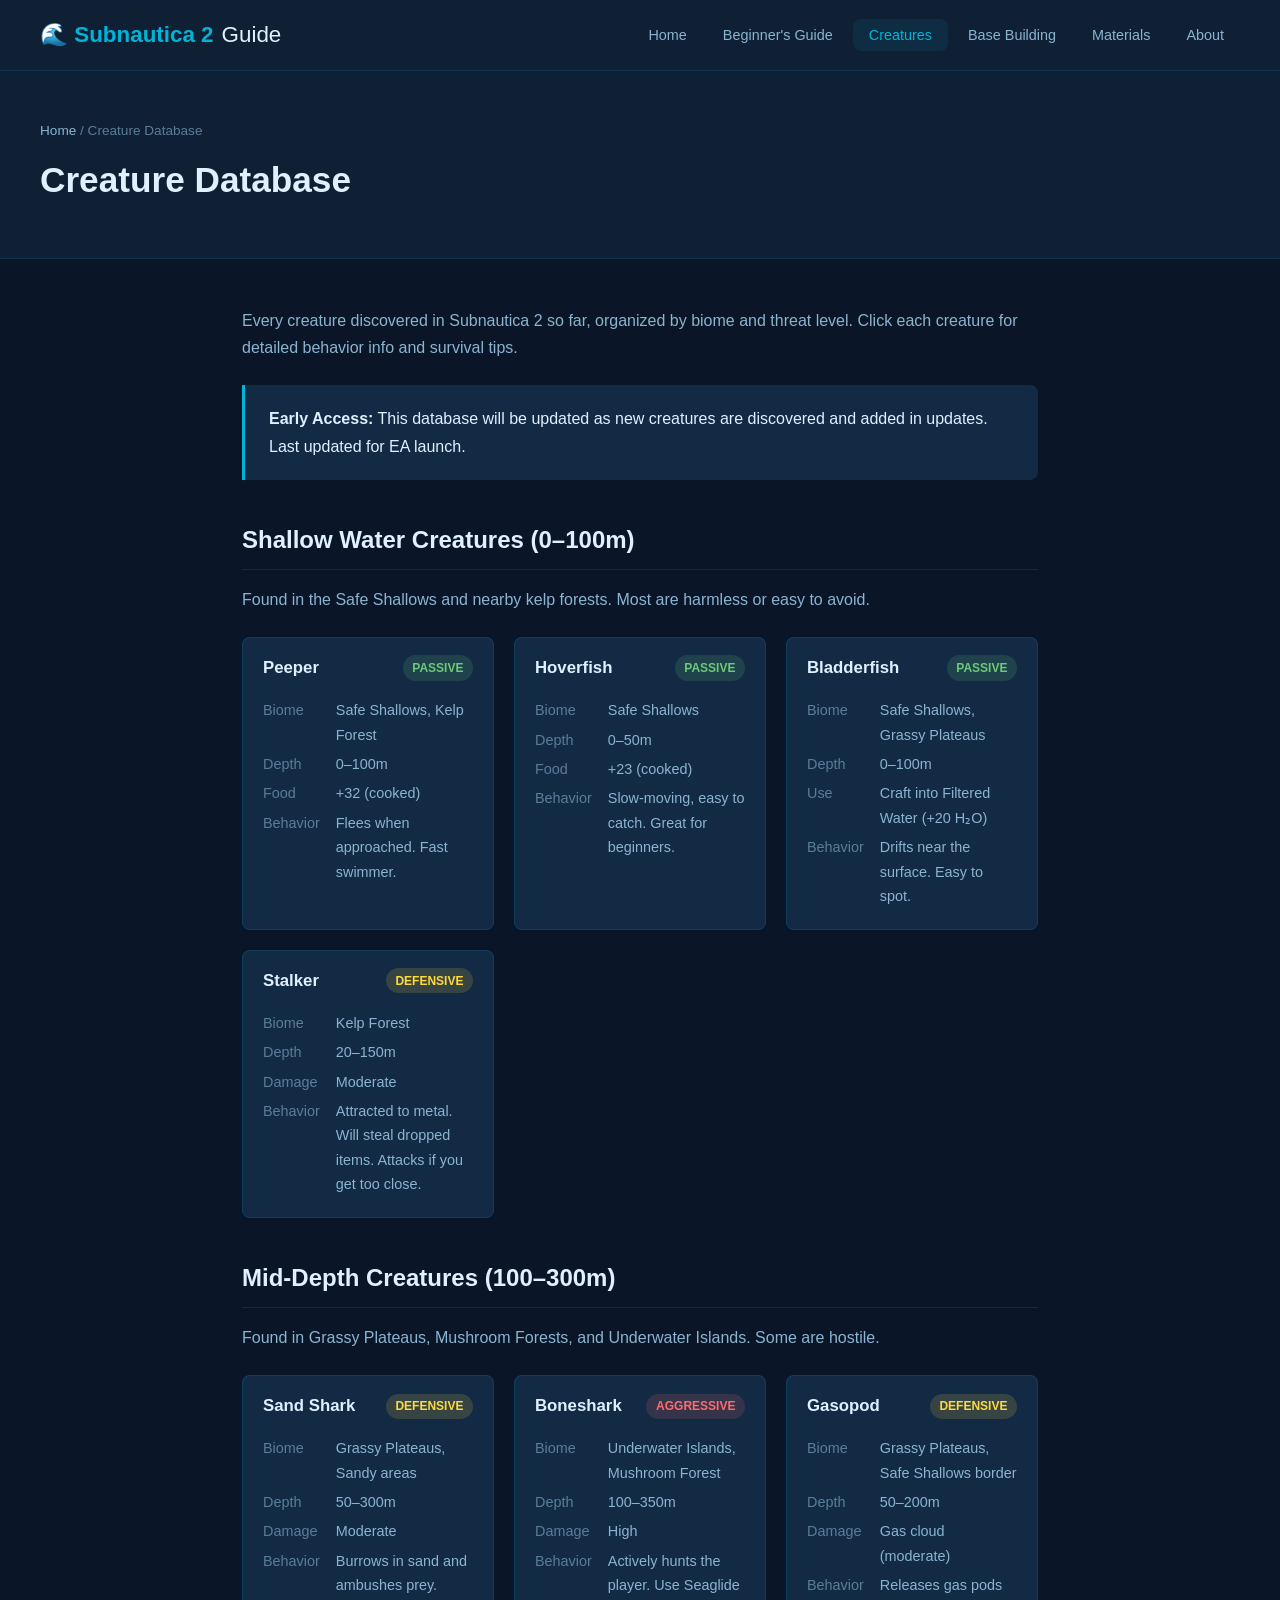
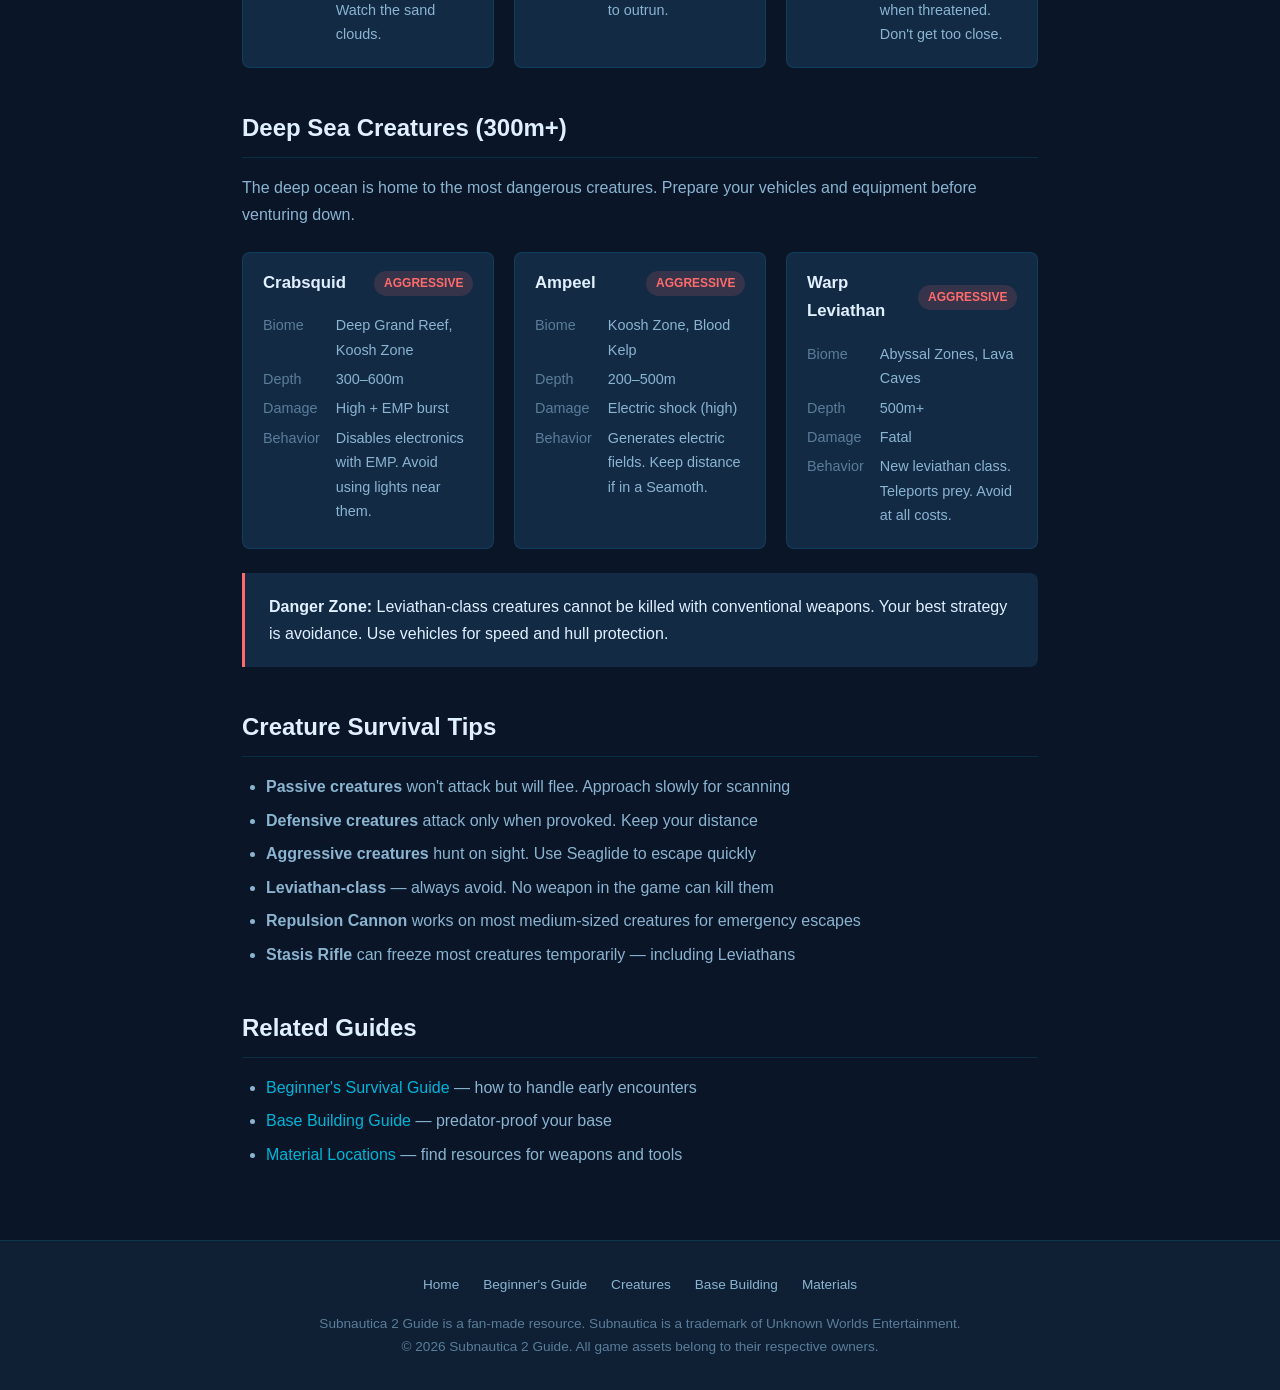
<file: creatures.html>
<!DOCTYPE html>
<html lang="en">
<head>
  <meta charset="UTF-8">
  <meta name="viewport" content="width=device-width, initial-scale=1.0">
  <title>Subnautica 2 Creature Database - All Fauna, Threat Levels & Behaviors</title>
  <meta name="description" content="Complete Subnautica 2 creature database with threat levels, behavior patterns, habitats, and survival tips for every fauna in the game.">
  <meta name="keywords" content="Subnautica 2 creatures, Subnautica 2 fauna, Subnautica 2 leviathan, Subnautica 2 dangerous creatures, Subnautica 2 fish list">
  <link rel="canonical" href="https://subnautica.liiink.site/creatures.html">
  <link rel="stylesheet" href="assets/css/styles.css">

  <!-- Open Graph -->
  <meta property="og:type" content="article">
  <meta property="og:title" content="Subnautica 2 Creature Database - All Fauna, Threat Levels & Behaviors">
  <meta property="og:description" content="Complete Subnautica 2 creature database with threat levels, behavior patterns, habitats, and survival tips for every fauna.">
  <meta property="og:url" content="https://subnautica.liiink.site/creatures.html">
  <meta property="og:site_name" content="Subnautica 2 Guide">
  <meta name="twitter:card" content="summary">
  <meta name="twitter:title" content="Subnautica 2 Creature Database">
  <meta name="twitter:description" content="Every creature in Subnautica 2 with threat levels and behaviors.">

  <!-- Schema.org -->
  <script type="application/ld+json">
  {
    "@context": "https://schema.org",
    "@type": "CollectionPage",
    "name": "Subnautica 2 Creature Database",
    "description": "Complete database of all creatures in Subnautica 2 with threat levels, habitats, and behavior patterns.",
    "url": "https://subnautica.liiink.site/creatures.html",
    "isPartOf": { "@type": "WebSite", "name": "Subnautica 2 Guide", "url": "https://subnautica.liiink.site/" },
    "datePublished": "2026-05-11",
    "dateModified": "2026-05-11"
  }
  </script>
</head>
<body>

  <header class="site-header">
    <div class="header-inner">
      <a href="index.html" class="logo">🌊 Subnautica 2 <span>Guide</span></a>
      <nav>
        <ul>
          <li><a href="index.html">Home</a></li>
          <li><a href="beginners-guide.html">Beginner's Guide</a></li>
          <li><a href="creatures.html" class="active">Creatures</a></li>
          <li><a href="base-building.html">Base Building</a></li>
          <li><a href="materials.html">Materials</a></li>
          <li><a href="about.html">About</a></li>
        </ul>
      </nav>
    </div>
  </header>

  <div class="page-header">
    <p class="breadcrumb"><a href="index.html">Home</a> / Creature Database</p>
    <h1>Creature Database</h1>
  </div>

  <div class="content">

    <p>Every creature discovered in Subnautica 2 so far, organized by biome and threat level. Click each creature for detailed behavior info and survival tips.</p>

    <div class="info-box">
      <strong>Early Access:</strong> This database will be updated as new creatures are discovered and added in updates. Last updated for EA launch.
    </div>

    <h2>Shallow Water Creatures (0–100m)</h2>
    <p>Found in the Safe Shallows and nearby kelp forests. Most are harmless or easy to avoid.</p>

    <div class="creature-grid">

      <div class="creature-card">
        <div class="creature-card-header">
          <h4>Peeper</h4>
          <span class="threat passive">Passive</span>
        </div>
        <div class="creature-card-body">
          <dl>
            <dt>Biome</dt><dd>Safe Shallows, Kelp Forest</dd>
            <dt>Depth</dt><dd>0–100m</dd>
            <dt>Food</dt><dd>+32 (cooked)</dd>
            <dt>Behavior</dt><dd>Flees when approached. Fast swimmer.</dd>
          </dl>
        </div>
      </div>

      <div class="creature-card">
        <div class="creature-card-header">
          <h4>Hoverfish</h4>
          <span class="threat passive">Passive</span>
        </div>
        <div class="creature-card-body">
          <dl>
            <dt>Biome</dt><dd>Safe Shallows</dd>
            <dt>Depth</dt><dd>0–50m</dd>
            <dt>Food</dt><dd>+23 (cooked)</dd>
            <dt>Behavior</dt><dd>Slow-moving, easy to catch. Great for beginners.</dd>
          </dl>
        </div>
      </div>

      <div class="creature-card">
        <div class="creature-card-header">
          <h4>Bladderfish</h4>
          <span class="threat passive">Passive</span>
        </div>
        <div class="creature-card-body">
          <dl>
            <dt>Biome</dt><dd>Safe Shallows, Grassy Plateaus</dd>
            <dt>Depth</dt><dd>0–100m</dd>
            <dt>Use</dt><dd>Craft into Filtered Water (+20 H₂O)</dd>
            <dt>Behavior</dt><dd>Drifts near the surface. Easy to spot.</dd>
          </dl>
        </div>
      </div>

      <div class="creature-card">
        <div class="creature-card-header">
          <h4>Stalker</h4>
          <span class="threat defensive">Defensive</span>
        </div>
        <div class="creature-card-body">
          <dl>
            <dt>Biome</dt><dd>Kelp Forest</dd>
            <dt>Depth</dt><dd>20–150m</dd>
            <dt>Damage</dt><dd>Moderate</dd>
            <dt>Behavior</dt><dd>Attracted to metal. Will steal dropped items. Attacks if you get too close.</dd>
          </dl>
        </div>
      </div>

    </div>

    <h2>Mid-Depth Creatures (100–300m)</h2>
    <p>Found in Grassy Plateaus, Mushroom Forests, and Underwater Islands. Some are hostile.</p>

    <div class="creature-grid">

      <div class="creature-card">
        <div class="creature-card-header">
          <h4>Sand Shark</h4>
          <span class="threat defensive">Defensive</span>
        </div>
        <div class="creature-card-body">
          <dl>
            <dt>Biome</dt><dd>Grassy Plateaus, Sandy areas</dd>
            <dt>Depth</dt><dd>50–300m</dd>
            <dt>Damage</dt><dd>Moderate</dd>
            <dt>Behavior</dt><dd>Burrows in sand and ambushes prey. Watch the sand clouds.</dd>
          </dl>
        </div>
      </div>

      <div class="creature-card">
        <div class="creature-card-header">
          <h4>Boneshark</h4>
          <span class="threat aggressive">Aggressive</span>
        </div>
        <div class="creature-card-body">
          <dl>
            <dt>Biome</dt><dd>Underwater Islands, Mushroom Forest</dd>
            <dt>Depth</dt><dd>100–350m</dd>
            <dt>Damage</dt><dd>High</dd>
            <dt>Behavior</dt><dd>Actively hunts the player. Use Seaglide to outrun.</dd>
          </dl>
        </div>
      </div>

      <div class="creature-card">
        <div class="creature-card-header">
          <h4>Gasopod</h4>
          <span class="threat defensive">Defensive</span>
        </div>
        <div class="creature-card-body">
          <dl>
            <dt>Biome</dt><dd>Grassy Plateaus, Safe Shallows border</dd>
            <dt>Depth</dt><dd>50–200m</dd>
            <dt>Damage</dt><dd>Gas cloud (moderate)</dd>
            <dt>Behavior</dt><dd>Releases gas pods when threatened. Don't get too close.</dd>
          </dl>
        </div>
      </div>

    </div>

    <h2>Deep Sea Creatures (300m+)</h2>
    <p>The deep ocean is home to the most dangerous creatures. Prepare your vehicles and equipment before venturing down.</p>

    <div class="creature-grid">

      <div class="creature-card">
        <div class="creature-card-header">
          <h4>Crabsquid</h4>
          <span class="threat aggressive">Aggressive</span>
        </div>
        <div class="creature-card-body">
          <dl>
            <dt>Biome</dt><dd>Deep Grand Reef, Koosh Zone</dd>
            <dt>Depth</dt><dd>300–600m</dd>
            <dt>Damage</dt><dd>High + EMP burst</dd>
            <dt>Behavior</dt><dd>Disables electronics with EMP. Avoid using lights near them.</dd>
          </dl>
        </div>
      </div>

      <div class="creature-card">
        <div class="creature-card-header">
          <h4>Ampeel</h4>
          <span class="threat aggressive">Aggressive</span>
        </div>
        <div class="creature-card-body">
          <dl>
            <dt>Biome</dt><dd>Koosh Zone, Blood Kelp</dd>
            <dt>Depth</dt><dd>200–500m</dd>
            <dt>Damage</dt><dd>Electric shock (high)</dd>
            <dt>Behavior</dt><dd>Generates electric fields. Keep distance if in a Seamoth.</dd>
          </dl>
        </div>
      </div>

      <div class="creature-card">
        <div class="creature-card-header">
          <h4>Warp Leviathan</h4>
          <span class="threat aggressive">Aggressive</span>
        </div>
        <div class="creature-card-body">
          <dl>
            <dt>Biome</dt><dd>Abyssal Zones, Lava Caves</dd>
            <dt>Depth</dt><dd>500m+</dd>
            <dt>Damage</dt><dd>Fatal</dd>
            <dt>Behavior</dt><dd>New leviathan class. Teleports prey. Avoid at all costs.</dd>
          </dl>
        </div>
      </div>

    </div>

    <div class="info-box danger">
      <strong>Danger Zone:</strong> Leviathan-class creatures cannot be killed with conventional weapons. Your best strategy is avoidance. Use vehicles for speed and hull protection.
    </div>

    <h2>Creature Survival Tips</h2>
    <ul>
      <li><strong>Passive creatures</strong> won't attack but will flee. Approach slowly for scanning</li>
      <li><strong>Defensive creatures</strong> attack only when provoked. Keep your distance</li>
      <li><strong>Aggressive creatures</strong> hunt on sight. Use Seaglide to escape quickly</li>
      <li><strong>Leviathan-class</strong> — always avoid. No weapon in the game can kill them</li>
      <li><strong>Repulsion Cannon</strong> works on most medium-sized creatures for emergency escapes</li>
      <li><strong>Stasis Rifle</strong> can freeze most creatures temporarily — including Leviathans</li>
    </ul>

    <h2>Related Guides</h2>
    <ul>
      <li><a href="beginners-guide.html">Beginner's Survival Guide</a> — how to handle early encounters</li>
      <li><a href="base-building.html">Base Building Guide</a> — predator-proof your base</li>
      <li><a href="materials.html">Material Locations</a> — find resources for weapons and tools</li>
    </ul>

  </div>

  <footer class="site-footer">
    <div class="footer-links">
      <a href="index.html">Home</a>
      <a href="beginners-guide.html">Beginner's Guide</a>
      <a href="creatures.html">Creatures</a>
      <a href="base-building.html">Base Building</a>
      <a href="materials.html">Materials</a>
    </div>
    <p>Subnautica 2 Guide is a fan-made resource. Subnautica is a trademark of Unknown Worlds Entertainment.</p>
    <p>&copy; 2026 Subnautica 2 Guide. All game assets belong to their respective owners.</p>
  </footer>

</body>
</html>
</file>
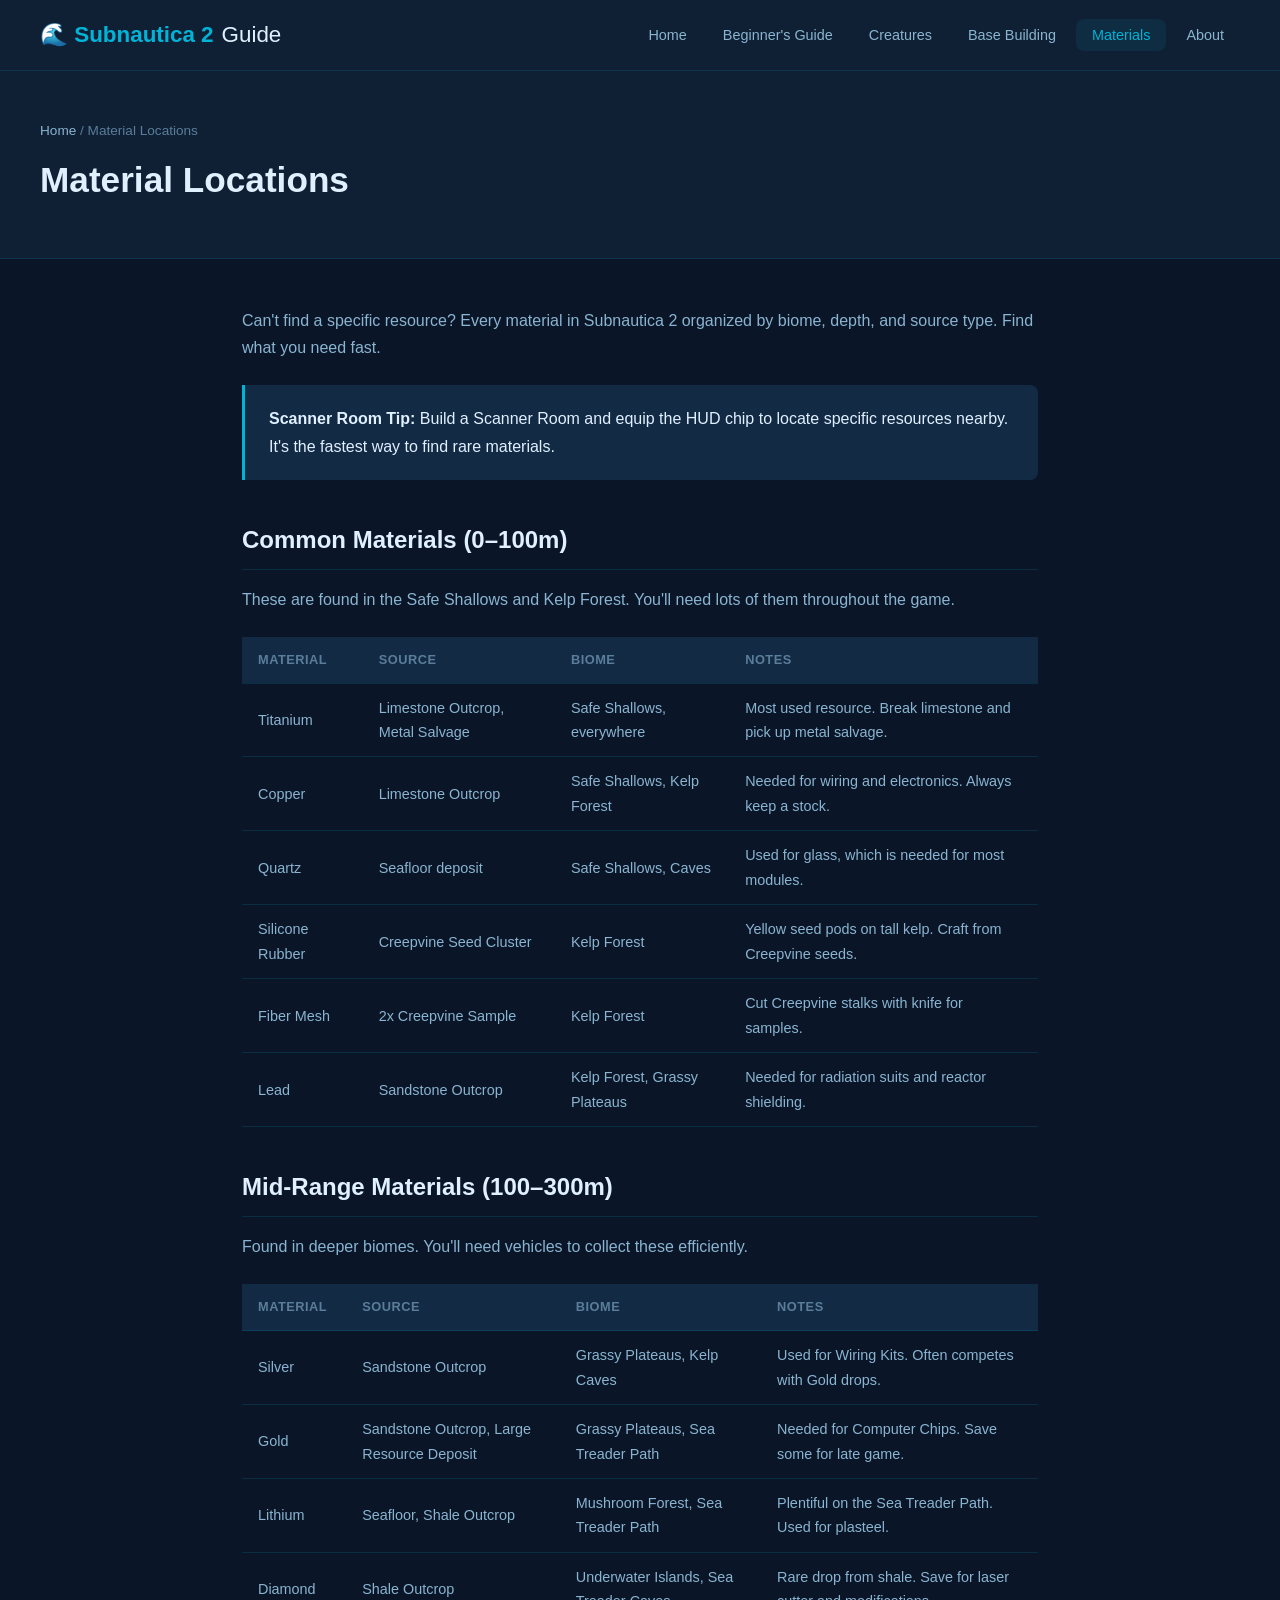
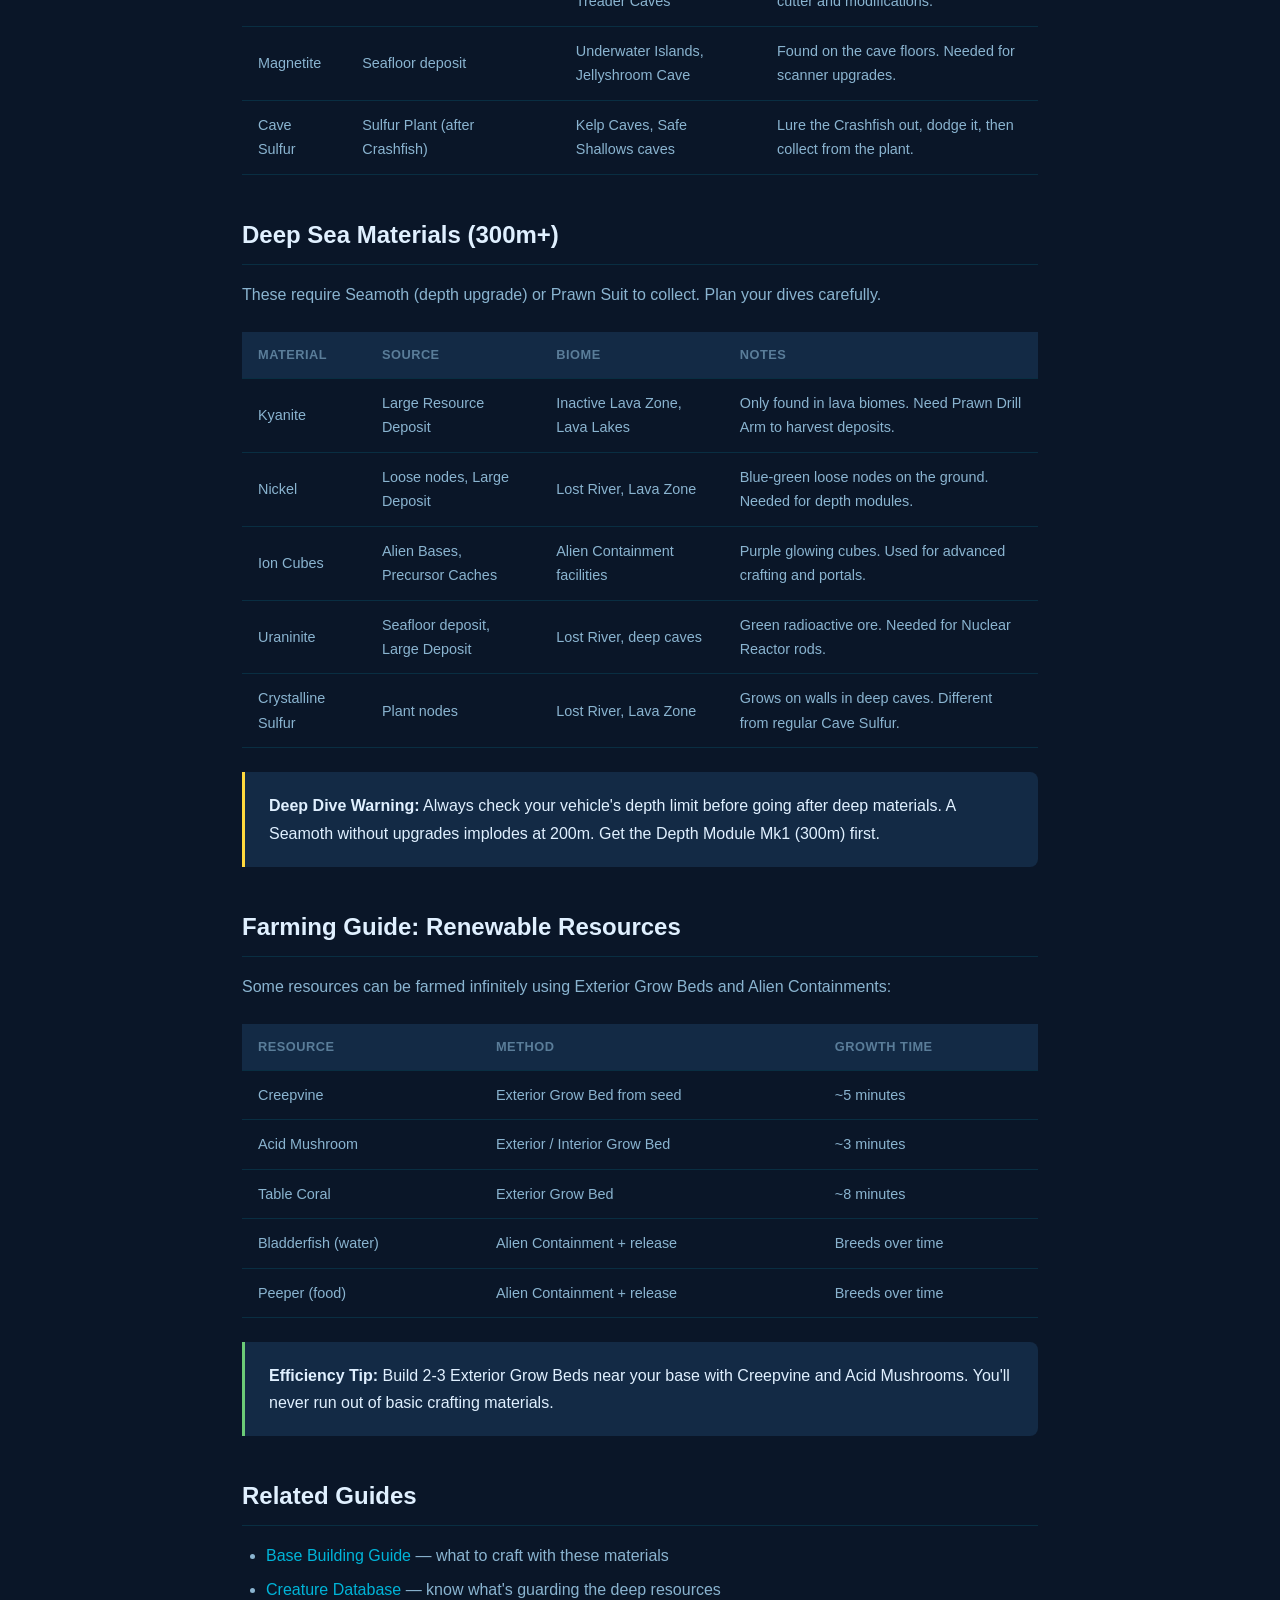
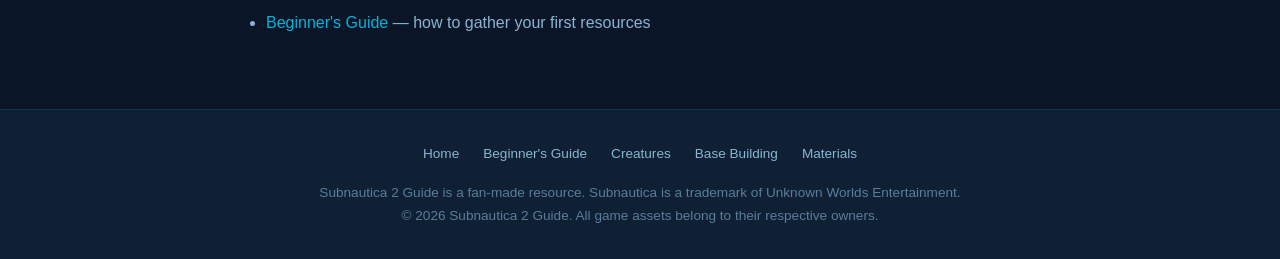
<file: materials.html>
<!DOCTYPE html>
<html lang="en">
<head>
  <meta charset="UTF-8">
  <meta name="viewport" content="width=device-width, initial-scale=1.0">
  <title>Subnautica 2 Material Locations - Find Every Resource by Biome & Depth</title>
  <meta name="description" content="Complete Subnautica 2 resource and material location guide. Find Titanium, Copper, Lithium, Kyanite, and every resource organized by biome and depth.">
  <meta name="keywords" content="Subnautica 2 materials, Subnautica 2 resources, Subnautica 2 titanium, Subnautica 2 copper, Subnautica 2 lithium location, Subnautica 2 kyanite">
  <link rel="canonical" href="https://subnautica.liiink.site/materials.html">
  <link rel="stylesheet" href="assets/css/styles.css">

  <!-- Open Graph -->
  <meta property="og:type" content="article">
  <meta property="og:title" content="Subnautica 2 Material Locations - Find Every Resource by Biome & Depth">
  <meta property="og:description" content="Complete Subnautica 2 resource location guide. Find Titanium, Copper, Lithium, Kyanite, and every material organized by biome and depth.">
  <meta property="og:url" content="https://subnautica.liiink.site/materials.html">
  <meta property="og:site_name" content="Subnautica 2 Guide">
  <meta name="twitter:card" content="summary">
  <meta name="twitter:title" content="Subnautica 2 Material Locations">
  <meta name="twitter:description" content="Find every resource in Subnautica 2 organized by biome and depth.">

  <!-- Schema.org -->
  <script type="application/ld+json">
  {
    "@context": "https://schema.org",
    "@type": "CollectionPage",
    "name": "Subnautica 2 Material Locations",
    "description": "Complete resource and material location guide for Subnautica 2 organized by biome and depth.",
    "url": "https://subnautica.liiink.site/materials.html",
    "isPartOf": { "@type": "WebSite", "name": "Subnautica 2 Guide", "url": "https://subnautica.liiink.site/" },
    "datePublished": "2026-05-11",
    "dateModified": "2026-05-11"
  }
  </script>
</head>
<body>

  <header class="site-header">
    <div class="header-inner">
      <a href="index.html" class="logo">🌊 Subnautica 2 <span>Guide</span></a>
      <nav>
        <ul>
          <li><a href="index.html">Home</a></li>
          <li><a href="beginners-guide.html">Beginner's Guide</a></li>
          <li><a href="creatures.html">Creatures</a></li>
          <li><a href="base-building.html">Base Building</a></li>
          <li><a href="materials.html" class="active">Materials</a></li>
          <li><a href="about.html">About</a></li>
        </ul>
      </nav>
    </div>
  </header>

  <div class="page-header">
    <p class="breadcrumb"><a href="index.html">Home</a> / Material Locations</p>
    <h1>Material Locations</h1>
  </div>

  <div class="content">

    <p>Can't find a specific resource? Every material in Subnautica 2 organized by biome, depth, and source type. Find what you need fast.</p>

    <div class="info-box">
      <strong>Scanner Room Tip:</strong> Build a Scanner Room and equip the HUD chip to locate specific resources nearby. It's the fastest way to find rare materials.
    </div>

    <h2>Common Materials (0–100m)</h2>
    <p>These are found in the Safe Shallows and Kelp Forest. You'll need lots of them throughout the game.</p>

    <table class="material-table">
      <thead>
        <tr><th>Material</th><th>Source</th><th>Biome</th><th>Notes</th></tr>
      </thead>
      <tbody>
        <tr><td>Titanium</td><td>Limestone Outcrop, Metal Salvage</td><td>Safe Shallows, everywhere</td><td>Most used resource. Break limestone and pick up metal salvage.</td></tr>
        <tr><td>Copper</td><td>Limestone Outcrop</td><td>Safe Shallows, Kelp Forest</td><td>Needed for wiring and electronics. Always keep a stock.</td></tr>
        <tr><td>Quartz</td><td>Seafloor deposit</td><td>Safe Shallows, Caves</td><td>Used for glass, which is needed for most modules.</td></tr>
        <tr><td>Silicone Rubber</td><td>Creepvine Seed Cluster</td><td>Kelp Forest</td><td>Yellow seed pods on tall kelp. Craft from Creepvine seeds.</td></tr>
        <tr><td>Fiber Mesh</td><td>2x Creepvine Sample</td><td>Kelp Forest</td><td>Cut Creepvine stalks with knife for samples.</td></tr>
        <tr><td>Lead</td><td>Sandstone Outcrop</td><td>Kelp Forest, Grassy Plateaus</td><td>Needed for radiation suits and reactor shielding.</td></tr>
      </tbody>
    </table>

    <h2>Mid-Range Materials (100–300m)</h2>
    <p>Found in deeper biomes. You'll need vehicles to collect these efficiently.</p>

    <table class="material-table">
      <thead>
        <tr><th>Material</th><th>Source</th><th>Biome</th><th>Notes</th></tr>
      </thead>
      <tbody>
        <tr><td>Silver</td><td>Sandstone Outcrop</td><td>Grassy Plateaus, Kelp Caves</td><td>Used for Wiring Kits. Often competes with Gold drops.</td></tr>
        <tr><td>Gold</td><td>Sandstone Outcrop, Large Resource Deposit</td><td>Grassy Plateaus, Sea Treader Path</td><td>Needed for Computer Chips. Save some for late game.</td></tr>
        <tr><td>Lithium</td><td>Seafloor, Shale Outcrop</td><td>Mushroom Forest, Sea Treader Path</td><td>Plentiful on the Sea Treader Path. Used for plasteel.</td></tr>
        <tr><td>Diamond</td><td>Shale Outcrop</td><td>Underwater Islands, Sea Treader Caves</td><td>Rare drop from shale. Save for laser cutter and modifications.</td></tr>
        <tr><td>Magnetite</td><td>Seafloor deposit</td><td>Underwater Islands, Jellyshroom Cave</td><td>Found on the cave floors. Needed for scanner upgrades.</td></tr>
        <tr><td>Cave Sulfur</td><td>Sulfur Plant (after Crashfish)</td><td>Kelp Caves, Safe Shallows caves</td><td>Lure the Crashfish out, dodge it, then collect from the plant.</td></tr>
      </tbody>
    </table>

    <h2>Deep Sea Materials (300m+)</h2>
    <p>These require Seamoth (depth upgrade) or Prawn Suit to collect. Plan your dives carefully.</p>

    <table class="material-table">
      <thead>
        <tr><th>Material</th><th>Source</th><th>Biome</th><th>Notes</th></tr>
      </thead>
      <tbody>
        <tr><td>Kyanite</td><td>Large Resource Deposit</td><td>Inactive Lava Zone, Lava Lakes</td><td>Only found in lava biomes. Need Prawn Drill Arm to harvest deposits.</td></tr>
        <tr><td>Nickel</td><td>Loose nodes, Large Deposit</td><td>Lost River, Lava Zone</td><td>Blue-green loose nodes on the ground. Needed for depth modules.</td></tr>
        <tr><td>Ion Cubes</td><td>Alien Bases, Precursor Caches</td><td>Alien Containment facilities</td><td>Purple glowing cubes. Used for advanced crafting and portals.</td></tr>
        <tr><td>Uraninite</td><td>Seafloor deposit, Large Deposit</td><td>Lost River, deep caves</td><td>Green radioactive ore. Needed for Nuclear Reactor rods.</td></tr>
        <tr><td>Crystalline Sulfur</td><td>Plant nodes</td><td>Lost River, Lava Zone</td><td>Grows on walls in deep caves. Different from regular Cave Sulfur.</td></tr>
      </tbody>
    </table>

    <div class="info-box warning">
      <strong>Deep Dive Warning:</strong> Always check your vehicle's depth limit before going after deep materials. A Seamoth without upgrades implodes at 200m. Get the Depth Module Mk1 (300m) first.
    </div>

    <h2>Farming Guide: Renewable Resources</h2>
    <p>Some resources can be farmed infinitely using Exterior Grow Beds and Alien Containments:</p>

    <table class="material-table">
      <thead>
        <tr><th>Resource</th><th>Method</th><th>Growth Time</th></tr>
      </thead>
      <tbody>
        <tr><td>Creepvine</td><td>Exterior Grow Bed from seed</td><td>~5 minutes</td></tr>
        <tr><td>Acid Mushroom</td><td>Exterior / Interior Grow Bed</td><td>~3 minutes</td></tr>
        <tr><td>Table Coral</td><td>Exterior Grow Bed</td><td>~8 minutes</td></tr>
        <tr><td>Bladderfish (water)</td><td>Alien Containment + release</td><td>Breeds over time</td></tr>
        <tr><td>Peeper (food)</td><td>Alien Containment + release</td><td>Breeds over time</td></tr>
      </tbody>
    </table>

    <div class="info-box tip">
      <strong>Efficiency Tip:</strong> Build 2-3 Exterior Grow Beds near your base with Creepvine and Acid Mushrooms. You'll never run out of basic crafting materials.
    </div>

    <h2>Related Guides</h2>
    <ul>
      <li><a href="base-building.html">Base Building Guide</a> — what to craft with these materials</li>
      <li><a href="creatures.html">Creature Database</a> — know what's guarding the deep resources</li>
      <li><a href="beginners-guide.html">Beginner's Guide</a> — how to gather your first resources</li>
    </ul>

  </div>

  <footer class="site-footer">
    <div class="footer-links">
      <a href="index.html">Home</a>
      <a href="beginners-guide.html">Beginner's Guide</a>
      <a href="creatures.html">Creatures</a>
      <a href="base-building.html">Base Building</a>
      <a href="materials.html">Materials</a>
    </div>
    <p>Subnautica 2 Guide is a fan-made resource. Subnautica is a trademark of Unknown Worlds Entertainment.</p>
    <p>&copy; 2026 Subnautica 2 Guide. All game assets belong to their respective owners.</p>
  </footer>

</body>
</html>
</file>
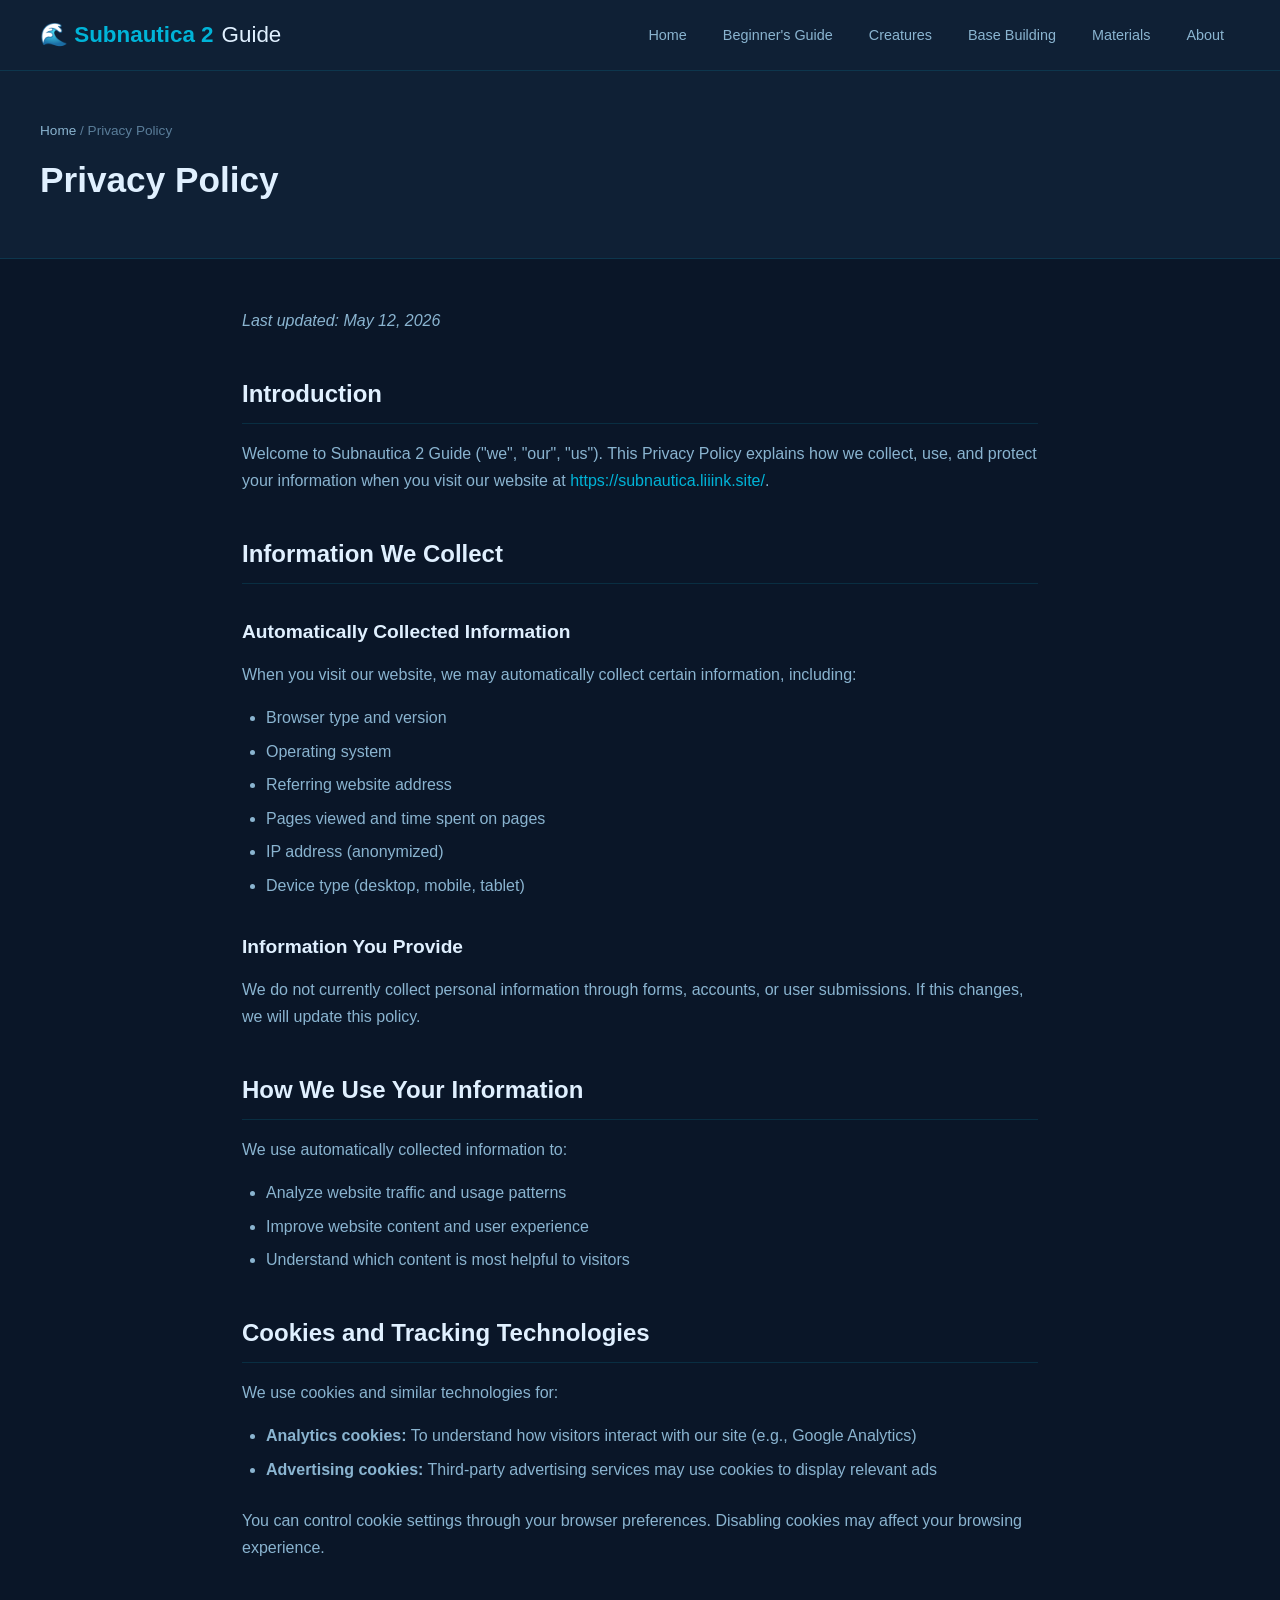
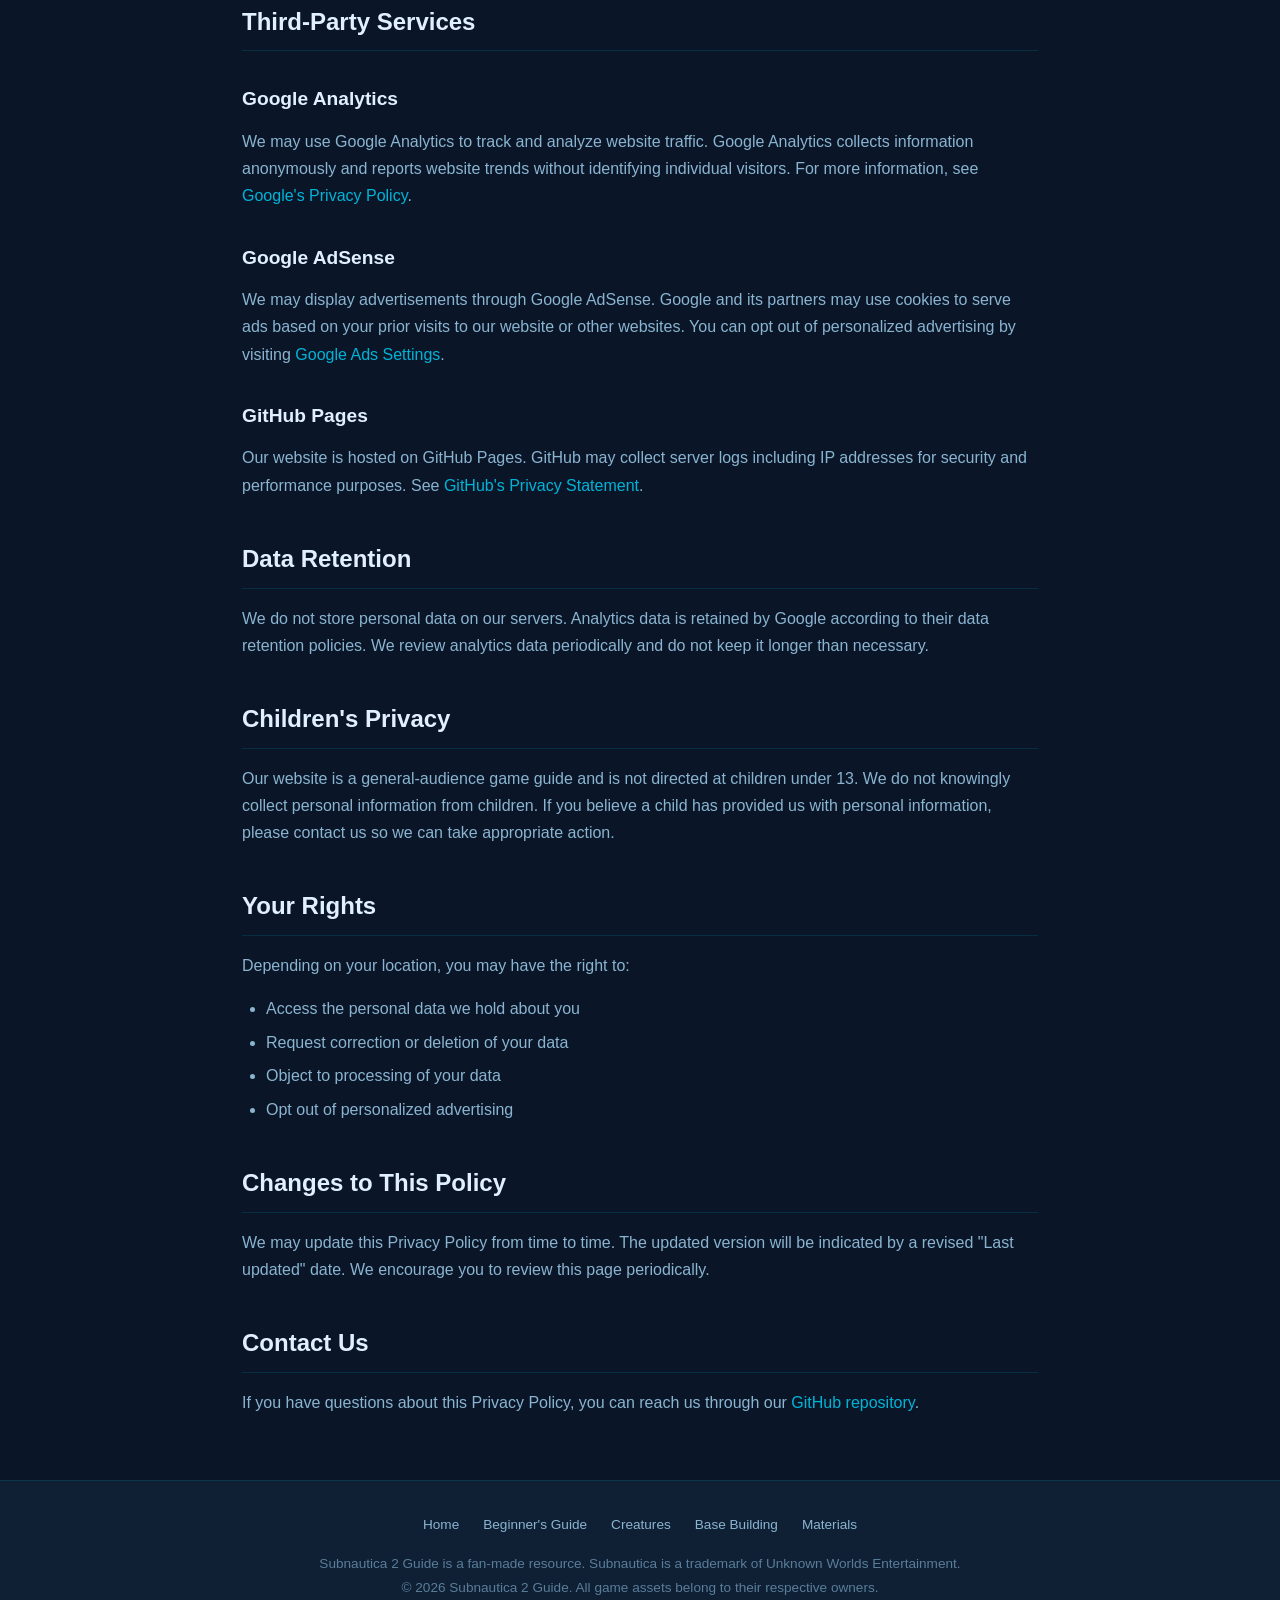
<file: privacy.html>
<!DOCTYPE html>
<html lang="en">
<head>
  <meta charset="UTF-8">
  <meta name="viewport" content="width=device-width, initial-scale=1.0">
  <title>Privacy Policy - Subnautica 2 Guide</title>
  <meta name="description" content="Privacy policy for Subnautica 2 Guide. Learn how we handle your data, cookies, and third-party services.">
  <link rel="canonical" href="https://subnautica.liiink.site/privacy.html">
  <link rel="stylesheet" href="assets/css/styles.css">
</head>
<body>

  <header class="site-header">
    <div class="header-inner">
      <a href="index.html" class="logo">🌊 Subnautica 2 <span>Guide</span></a>
      <nav>
        <ul>
          <li><a href="index.html">Home</a></li>
          <li><a href="beginners-guide.html">Beginner's Guide</a></li>
          <li><a href="creatures.html">Creatures</a></li>
          <li><a href="base-building.html">Base Building</a></li>
          <li><a href="materials.html">Materials</a></li>
          <li><a href="about.html">About</a></li>
        </ul>
      </nav>
    </div>
  </header>

  <div class="page-header">
    <div class="inner">
      <p class="breadcrumb"><a href="index.html">Home</a> / Privacy Policy</p>
      <h1>Privacy Policy</h1>
    </div>
  </div>

  <div class="content">
    <p><em>Last updated: May 12, 2026</em></p>

    <h2>Introduction</h2>
    <p>Welcome to Subnautica 2 Guide ("we", "our", "us"). This Privacy Policy explains how we collect, use, and protect your information when you visit our website at <a href="https://subnautica.liiink.site/">https://subnautica.liiink.site/</a>.</p>

    <h2>Information We Collect</h2>
    <h3>Automatically Collected Information</h3>
    <p>When you visit our website, we may automatically collect certain information, including:</p>
    <ul>
      <li>Browser type and version</li>
      <li>Operating system</li>
      <li>Referring website address</li>
      <li>Pages viewed and time spent on pages</li>
      <li>IP address (anonymized)</li>
      <li>Device type (desktop, mobile, tablet)</li>
    </ul>

    <h3>Information You Provide</h3>
    <p>We do not currently collect personal information through forms, accounts, or user submissions. If this changes, we will update this policy.</p>

    <h2>How We Use Your Information</h2>
    <p>We use automatically collected information to:</p>
    <ul>
      <li>Analyze website traffic and usage patterns</li>
      <li>Improve website content and user experience</li>
      <li>Understand which content is most helpful to visitors</li>
    </ul>

    <h2>Cookies and Tracking Technologies</h2>
    <p>We use cookies and similar technologies for:</p>
    <ul>
      <li><strong>Analytics cookies:</strong> To understand how visitors interact with our site (e.g., Google Analytics)</li>
      <li><strong>Advertising cookies:</strong> Third-party advertising services may use cookies to display relevant ads</li>
    </ul>
    <p>You can control cookie settings through your browser preferences. Disabling cookies may affect your browsing experience.</p>

    <h2>Third-Party Services</h2>
    <h3>Google Analytics</h3>
    <p>We may use Google Analytics to track and analyze website traffic. Google Analytics collects information anonymously and reports website trends without identifying individual visitors. For more information, see <a href="https://policies.google.com/privacy">Google's Privacy Policy</a>.</p>

    <h3>Google AdSense</h3>
    <p>We may display advertisements through Google AdSense. Google and its partners may use cookies to serve ads based on your prior visits to our website or other websites. You can opt out of personalized advertising by visiting <a href="https://www.google.com/settings/ads">Google Ads Settings</a>.</p>

    <h3>GitHub Pages</h3>
    <p>Our website is hosted on GitHub Pages. GitHub may collect server logs including IP addresses for security and performance purposes. See <a href="https://docs.github.com/en/site-policy/privacy-policies">GitHub's Privacy Statement</a>.</p>

    <h2>Data Retention</h2>
    <p>We do not store personal data on our servers. Analytics data is retained by Google according to their data retention policies. We review analytics data periodically and do not keep it longer than necessary.</p>

    <h2>Children's Privacy</h2>
    <p>Our website is a general-audience game guide and is not directed at children under 13. We do not knowingly collect personal information from children. If you believe a child has provided us with personal information, please contact us so we can take appropriate action.</p>

    <h2>Your Rights</h2>
    <p>Depending on your location, you may have the right to:</p>
    <ul>
      <li>Access the personal data we hold about you</li>
      <li>Request correction or deletion of your data</li>
      <li>Object to processing of your data</li>
      <li>Opt out of personalized advertising</li>
    </ul>

    <h2>Changes to This Policy</h2>
    <p>We may update this Privacy Policy from time to time. The updated version will be indicated by a revised "Last updated" date. We encourage you to review this page periodically.</p>

    <h2>Contact Us</h2>
    <p>If you have questions about this Privacy Policy, you can reach us through our <a href="https://github.com/Linnnkkk/subnautica2-guide">GitHub repository</a>.</p>
  </div>

  <footer class="site-footer">
    <div class="footer-links">
      <a href="index.html">Home</a>
      <a href="beginners-guide.html">Beginner's Guide</a>
      <a href="creatures.html">Creatures</a>
      <a href="base-building.html">Base Building</a>
      <a href="materials.html">Materials</a>
    </div>
    <p>Subnautica 2 Guide is a fan-made resource. Subnautica is a trademark of Unknown Worlds Entertainment.</p>
    <p>&copy; 2026 Subnautica 2 Guide. All game assets belong to their respective owners.</p>
  </footer>

</body>
</html>
</file>
<file: assets/css/styles.css>
/* ===== Reset & Base ===== */
*, *::before, *::after { box-sizing: border-box; margin: 0; padding: 0; }

:root {
  --bg-primary: #0a1628;
  --bg-secondary: #0f2035;
  --bg-card: #132a45;
  --accent: #00b4d8;
  --accent-glow: rgba(0, 180, 216, 0.3);
  --accent-dark: #0077b6;
  --text-primary: #e0f0ff;
  --text-secondary: #8ab4d0;
  --text-muted: #5a7d99;
  --border: rgba(0, 180, 216, 0.15);
  --danger: #ff6b6b;
  --warning: #ffd93d;
  --success: #6bcb77;
  --radius: 8px;
  --max-width: 1200px;
}

html { scroll-behavior: smooth; }

body {
  font-family: -apple-system, BlinkMacSystemFont, 'Segoe UI', Roboto, 'Helvetica Neue', sans-serif;
  background: var(--bg-primary);
  color: var(--text-primary);
  line-height: 1.7;
  min-height: 100vh;
}

a { color: var(--accent); text-decoration: none; transition: color 0.2s; }
a:hover { color: #66d9ef; }

img { max-width: 100%; height: auto; }

/* ===== Header ===== */
.site-header {
  background: var(--bg-secondary);
  border-bottom: 1px solid var(--border);
  padding: 1rem 2rem;
  position: sticky;
  top: 0;
  z-index: 100;
}

.header-inner {
  max-width: var(--max-width);
  margin: 0 auto;
  display: flex;
  align-items: center;
  justify-content: space-between;
  flex-wrap: wrap;
  gap: 1rem;
}

.logo {
  font-size: 1.4rem;
  font-weight: 800;
  color: var(--accent);
  display: flex;
  align-items: center;
  gap: 0.5rem;
}

.logo span { color: var(--text-primary); font-weight: 400; }

nav ul {
  display: flex;
  list-style: none;
  gap: 0.25rem;
}

nav a {
  padding: 0.5rem 1rem;
  border-radius: var(--radius);
  color: var(--text-secondary);
  font-size: 0.9rem;
  font-weight: 500;
  transition: all 0.2s;
}

nav a:hover, nav a.active {
  color: var(--accent);
  background: rgba(0, 180, 216, 0.08);
}

/* ===== Hero ===== */
.hero {
  background: linear-gradient(135deg, var(--bg-secondary) 0%, #0b2545 50%, #0a1628 100%);
  padding: 5rem 2rem;
  text-align: center;
  position: relative;
  overflow: hidden;
}

.hero::before {
  content: '';
  position: absolute;
  top: 0; left: 0; right: 0; bottom: 0;
  background: radial-gradient(ellipse at 50% 80%, var(--accent-glow) 0%, transparent 60%);
  pointer-events: none;
}

.hero h1 {
  font-size: clamp(2rem, 5vw, 3.5rem);
  font-weight: 800;
  margin-bottom: 1rem;
  position: relative;
}

.hero h1 .highlight { color: var(--accent); }

.hero p {
  font-size: 1.15rem;
  color: var(--text-secondary);
  max-width: 650px;
  margin: 0 auto 2rem;
  position: relative;
}

.hero-badges {
  display: flex;
  justify-content: center;
  gap: 1rem;
  flex-wrap: wrap;
  position: relative;
}

.badge {
  display: inline-flex;
  align-items: center;
  gap: 0.4rem;
  padding: 0.4rem 1rem;
  background: var(--bg-card);
  border: 1px solid var(--border);
  border-radius: 50px;
  font-size: 0.85rem;
  color: var(--text-secondary);
}

.badge .dot {
  width: 8px; height: 8px;
  border-radius: 50%;
  background: var(--success);
  animation: pulse 2s infinite;
}

@keyframes pulse {
  0%, 100% { opacity: 1; }
  50% { opacity: 0.4; }
}

/* ===== Layout ===== */
.container {
  max-width: var(--max-width);
  margin: 0 auto;
  padding: 3rem 2rem;
}

.section-title {
  font-size: 1.8rem;
  font-weight: 700;
  margin-bottom: 0.5rem;
}

.section-subtitle {
  color: var(--text-secondary);
  margin-bottom: 2rem;
  font-size: 1.05rem;
}

/* ===== Card Grid ===== */
.card-grid {
  display: grid;
  grid-template-columns: repeat(auto-fill, minmax(280px, 1fr));
  gap: 1.5rem;
}

.card {
  background: var(--bg-card);
  border: 1px solid var(--border);
  border-radius: var(--radius);
  padding: 1.75rem;
  transition: all 0.25s;
  display: flex;
  flex-direction: column;
}

.card:hover {
  border-color: var(--accent);
  transform: translateY(-3px);
  box-shadow: 0 8px 30px rgba(0, 180, 216, 0.1);
}

.card-icon {
  font-size: 2.2rem;
  margin-bottom: 1rem;
}

.card h3 {
  font-size: 1.15rem;
  margin-bottom: 0.5rem;
}

.card p {
  color: var(--text-secondary);
  font-size: 0.95rem;
  flex: 1;
}

.card-link {
  display: inline-flex;
  align-items: center;
  gap: 0.4rem;
  margin-top: 1rem;
  font-weight: 600;
  font-size: 0.9rem;
}

.card-link::after { content: '→'; transition: transform 0.2s; }
.card:hover .card-link::after { transform: translateX(4px); }

/* ===== Content Pages ===== */
.page-header {
  background: var(--bg-secondary);
  border-bottom: 1px solid var(--border);
  padding: 3rem 2rem;
}

.page-header h1 {
  max-width: var(--max-width);
  margin: 0 auto;
  font-size: clamp(1.5rem, 3vw, 2.2rem);
}

.page-header .breadcrumb {
  max-width: var(--max-width);
  margin: 0 auto 0.5rem;
  font-size: 0.85rem;
  color: var(--text-muted);
}

.page-header .breadcrumb a { color: var(--text-secondary); }

.content {
  max-width: 860px;
  margin: 0 auto;
  padding: 3rem 2rem;
}

.content h2 {
  font-size: 1.5rem;
  margin: 2.5rem 0 1rem;
  padding-bottom: 0.5rem;
  border-bottom: 1px solid var(--border);
}

.content h3 {
  font-size: 1.2rem;
  margin: 2rem 0 0.75rem;
}

.content p {
  margin-bottom: 1rem;
  color: var(--text-secondary);
}

.content ul, .content ol {
  margin: 0.5rem 0 1.5rem 1.5rem;
  color: var(--text-secondary);
}

.content li { margin-bottom: 0.4rem; }

/* ===== Info Box ===== */
.info-box {
  background: var(--bg-card);
  border-left: 3px solid var(--accent);
  padding: 1.25rem 1.5rem;
  border-radius: 0 var(--radius) var(--radius) 0;
  margin: 1.5rem 0;
}

.info-box.tip { border-color: var(--success); }
.info-box.warning { border-color: var(--warning); }
.info-box.danger { border-color: var(--danger); }

.info-box strong { color: var(--text-primary); }

/* ===== Creature Cards ===== */
.creature-grid {
  display: grid;
  grid-template-columns: repeat(auto-fill, minmax(250px, 1fr));
  gap: 1.25rem;
  margin: 1.5rem 0;
}

.creature-card {
  background: var(--bg-card);
  border: 1px solid var(--border);
  border-radius: var(--radius);
  overflow: hidden;
}

.creature-card-header {
  padding: 1rem 1.25rem;
  display: flex;
  justify-content: space-between;
  align-items: center;
}

.creature-card-header h4 { font-size: 1.05rem; }

.creature-card-body {
  padding: 0 1.25rem 1.25rem;
  font-size: 0.9rem;
  color: var(--text-secondary);
}

.creature-card-body dl {
  display: grid;
  grid-template-columns: auto 1fr;
  gap: 0.3rem 1rem;
}

.creature-card-body dt { color: var(--text-muted); font-weight: 500; }
.creature-card-body dd { margin: 0; }

/* ===== Threat Level ===== */
.threat {
  display: inline-block;
  padding: 0.15rem 0.6rem;
  border-radius: 50px;
  font-size: 0.75rem;
  font-weight: 600;
  text-transform: uppercase;
}

.threat.passive { background: rgba(107, 203, 119, 0.15); color: var(--success); }
.threat.defensive { background: rgba(255, 217, 61, 0.15); color: var(--warning); }
.threat.aggressive { background: rgba(255, 107, 107, 0.15); color: var(--danger); }

/* ===== Material Table ===== */
.material-table {
  width: 100%;
  border-collapse: collapse;
  margin: 1.5rem 0;
  font-size: 0.9rem;
}

.material-table th, .material-table td {
  padding: 0.75rem 1rem;
  text-align: left;
  border-bottom: 1px solid var(--border);
}

.material-table th {
  background: var(--bg-card);
  color: var(--text-muted);
  font-weight: 600;
  text-transform: uppercase;
  font-size: 0.8rem;
  letter-spacing: 0.5px;
}

.material-table td { color: var(--text-secondary); }

.material-table tr:hover td { background: rgba(0, 180, 216, 0.03); }

/* ===== CTA Section ===== */
.cta {
  background: var(--bg-secondary);
  border: 1px solid var(--border);
  border-radius: var(--radius);
  padding: 3rem 2rem;
  text-align: center;
  margin: 3rem 0;
}

.cta h2 { font-size: 1.5rem; margin-bottom: 0.75rem; }
.cta p { color: var(--text-secondary); margin-bottom: 1.5rem; }

.btn {
  display: inline-flex;
  align-items: center;
  gap: 0.5rem;
  padding: 0.75rem 1.75rem;
  background: var(--accent);
  color: #fff;
  border: none;
  border-radius: var(--radius);
  font-size: 1rem;
  font-weight: 600;
  cursor: pointer;
  transition: all 0.2s;
  text-decoration: none;
}

.btn:hover {
  background: var(--accent-dark);
  color: #fff;
  transform: translateY(-1px);
  box-shadow: 0 4px 15px var(--accent-glow);
}

/* ===== Footer ===== */
.site-footer {
  background: var(--bg-secondary);
  border-top: 1px solid var(--border);
  padding: 2rem;
  text-align: center;
  color: var(--text-muted);
  font-size: 0.85rem;
}

.site-footer a { color: var(--text-secondary); }

.footer-links {
  display: flex;
  justify-content: center;
  gap: 1.5rem;
  margin-bottom: 1rem;
  flex-wrap: wrap;
}

/* ===== Responsive ===== */
@media (max-width: 768px) {
  .header-inner { flex-direction: column; align-items: flex-start; }
  nav ul { flex-wrap: wrap; gap: 0; }
  nav a { font-size: 0.85rem; padding: 0.4rem 0.75rem; }
  .hero { padding: 3rem 1.5rem; }
  .container { padding: 2rem 1.25rem; }
  .card-grid { grid-template-columns: 1fr; }
  .creature-grid { grid-template-columns: 1fr; }
  .material-table { font-size: 0.8rem; }
  .material-table th, .material-table td { padding: 0.5rem 0.75rem; }
}

/* ===== Utility ===== */
.text-accent { color: var(--accent); }
.text-muted { color: var(--text-muted); }
.mt-2 { margin-top: 2rem; }
.mb-2 { margin-bottom: 2rem; }
</file>
